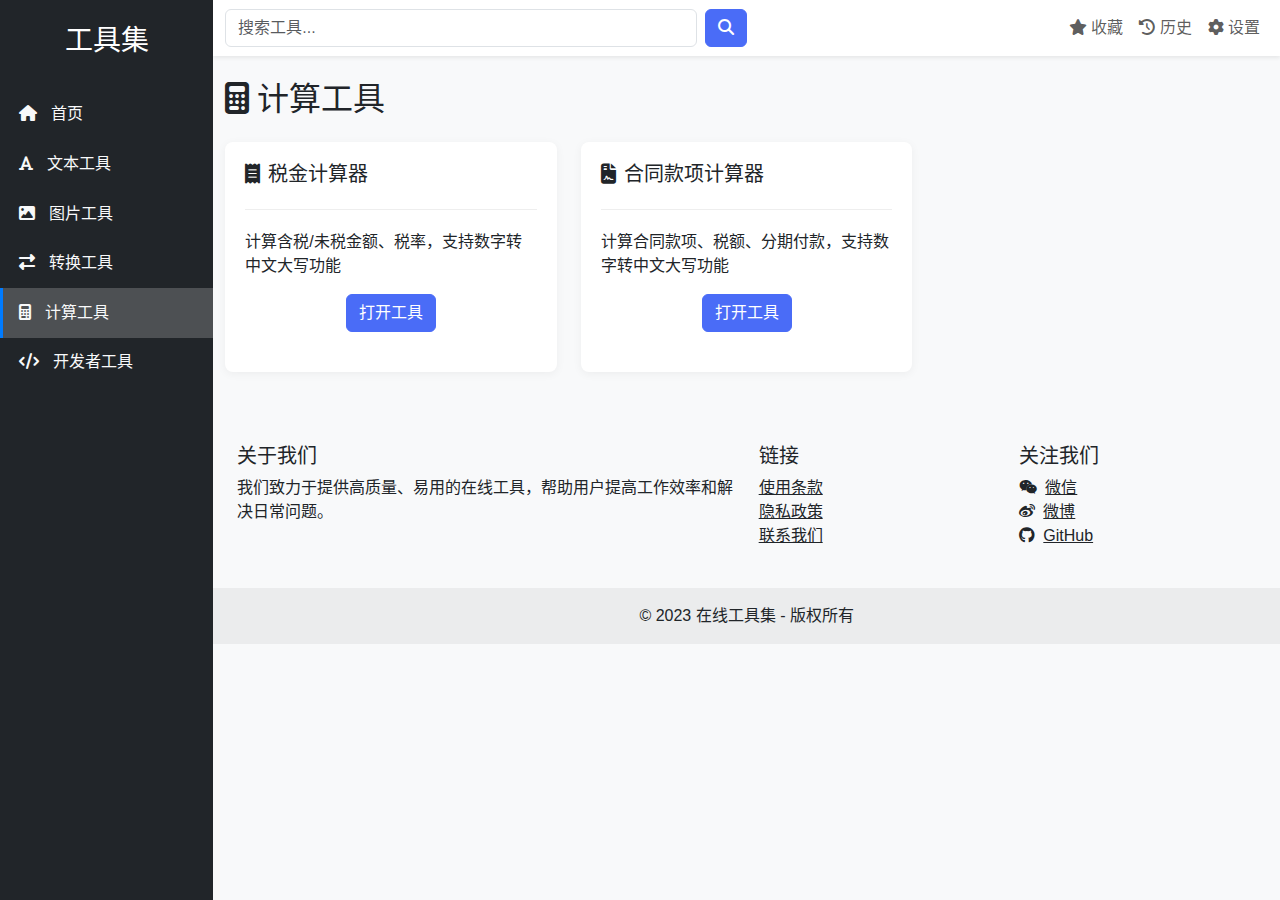
<file: pages/calculator-tools.html>
<!DOCTYPE html>
<html lang="zh-CN">
<head>
    <meta charset="UTF-8">
    <meta name="viewport" content="width=device-width, initial-scale=1.0">
    <title>计算工具 - 在线工具集</title>
    <!-- Bootstrap CSS -->
    <link href="https://cdn.jsdelivr.net/npm/bootstrap@5.3.0/dist/css/bootstrap.min.css" rel="stylesheet">
    <!-- Font Awesome -->
    <link rel="stylesheet" href="https://cdnjs.cloudflare.com/ajax/libs/font-awesome/6.4.0/css/all.min.css">
    <!-- 自定义样式 -->
    <link rel="stylesheet" href="../css/style.css">
</head>
<body>
    <div class="container-fluid">
        <div class="row">
            <!-- 左侧导航栏 -->
            <div class="col-md-2 bg-dark sidebar p-0">
                <div class="text-center py-4">
                    <h3 class="text-white">工具集</h3>
                </div>
                <div class="sidebar-menu">
                    <ul class="nav flex-column">
                        <li class="nav-item">
                            <a class="nav-link" href="../index.html">
                                <i class="fas fa-home"></i> 首页
                            </a>
                        </li>
                        <li class="nav-item">
                            <a class="nav-link" href="text-tools.html">
                                <i class="fas fa-font"></i> 文本工具
                            </a>
                        </li>
                        <li class="nav-item">
                            <a class="nav-link" href="image-tools.html">
                                <i class="fas fa-image"></i> 图片工具
                            </a>
                        </li>
                        <li class="nav-item">
                            <a class="nav-link" href="conversion-tools.html">
                                <i class="fas fa-exchange-alt"></i> 转换工具
                            </a>
                        </li>
                        <li class="nav-item">
                            <a class="nav-link active" href="calculator-tools.html">
                                <i class="fas fa-calculator"></i> 计算工具
                            </a>
                        </li>
                        <li class="nav-item">
                            <a class="nav-link" href="developer-tools.html">
                                <i class="fas fa-code"></i> 开发者工具
                            </a>
                        </li>
                    </ul>
                </div>
            </div>
            
            <!-- 主内容区 -->
            <div class="col-md-10 main-content">
                <!-- 顶部导航栏 -->
                <nav class="navbar navbar-expand-lg navbar-light bg-white shadow-sm">
                    <div class="container-fluid">
                        <button class="navbar-toggler" type="button" data-bs-toggle="collapse" data-bs-target="#navbarSupportedContent">
                            <span class="navbar-toggler-icon"></span>
                        </button>
                        
                        <!-- 搜索框 -->
                        <div class="search-container mx-auto">
                            <form class="d-flex">
                                <input class="form-control me-2" type="search" placeholder="搜索工具..." aria-label="Search">
                                <button class="btn btn-primary" type="submit">
                                    <i class="fas fa-search"></i>
                                </button>
                            </form>
                        </div>
                        
                        <div class="collapse navbar-collapse" id="navbarSupportedContent">
                            <ul class="navbar-nav ms-auto mb-2 mb-lg-0">
                                <li class="nav-item">
                                    <a class="nav-link" href="#"><i class="fas fa-star"></i> 收藏</a>
                                </li>
                                <li class="nav-item">
                                    <a class="nav-link" href="#"><i class="fas fa-history"></i> 历史</a>
                                </li>
                                <li class="nav-item">
                                    <a class="nav-link" href="#"><i class="fas fa-cog"></i> 设置</a>
                                </li>
                            </ul>
                        </div>
                    </div>
                </nav>
                
                <!-- 内容区域 -->
                <div class="container mt-4">
                    <h2 class="mb-4"><i class="fas fa-calculator me-2"></i>计算工具</h2>
                    
                    <!-- 计算工具列表 -->
                    <div class="row row-cols-1 row-cols-md-3 g-4">
                        <!-- 工具1：税金计算器 -->
                        <div class="col">
                            <div class="tool-container h-100">
                                <div class="tool-header">
                                    <h5><i class="fas fa-receipt me-2"></i>税金计算器</h5>
                                </div>
                                <p>计算含税/未税金额、税率，支持数字转中文大写功能</p>
                                <div class="text-center mt-3">
                                    <a href="tools/tax-calculator.html" class="btn btn-primary">
                                        打开工具
                                    </a>
                                </div>
                            </div>
                        </div>
                        
                        <!-- 工具2：合同款项计算器 -->
                        <div class="col">
                            <div class="tool-container h-100">
                                <div class="tool-header">
                                    <h5><i class="fas fa-file-contract me-2"></i>合同款项计算器</h5>
                                </div>
                                <p>计算合同款项、税额、分期付款，支持数字转中文大写功能</p>
                                <div class="text-center mt-3">
                                    <a href="tools/contract-calculator.html" class="btn btn-primary">
                                        打开工具
                                    </a>
                                </div>
                            </div>
                        </div>
                        
                        <!-- 这里可以添加更多计算工具 -->
                    </div>
                </div>
                
                <!-- 税金计算器模态框 -->
                <div class="modal fade" id="taxCalculatorModal" tabindex="-1" aria-labelledby="taxCalculatorModalLabel" aria-hidden="true">
                    <div class="modal-dialog modal-lg">
                        <div class="modal-content">
                            <div class="modal-header">
                                <h5 class="modal-title" id="taxCalculatorModalLabel"><i class="fas fa-receipt me-2"></i>税金计算器</h5>
                                <button type="button" class="btn-close" data-bs-dismiss="modal" aria-label="Close"></button>
                            </div>
                            <div class="modal-body">
                                <!-- 计算模式选择 -->
                                <div class="mb-4">
                                    <label class="form-label">计算模式</label>
                                    <div class="btn-group w-100" role="group">
                                        <input type="radio" class="btn-check" name="calculationType" id="calcType1" value="includeTax" checked>
                                        <label class="btn btn-outline-primary" for="calcType1">含税金额计算</label>
                                        
                                        <input type="radio" class="btn-check" name="calculationType" id="calcType2" value="excludeTax">
                                        <label class="btn btn-outline-primary" for="calcType2">未税金额计算</label>
                                        
                                        <input type="radio" class="btn-check" name="calculationType" id="calcType3" value="taxRate">
                                        <label class="btn btn-outline-primary" for="calcType3">税率计算</label>
                                    </div>
                                </div>
                                
                                <!-- 计算表单 -->
                                <div id="includeTaxForm">
                                    <div class="row mb-3">
                                        <div class="col-md-6">
                                            <label for="excludedAmount" class="form-label">未税金额</label>
                                            <div class="input-group">
                                                <input type="number" class="form-control" id="excludedAmount" step="0.01" min="0">
                                                <span class="input-group-text">元</span>
                                            </div>
                                        </div>
                                        <div class="col-md-6">
                                            <label for="taxRate1" class="form-label">税率</label>
                                            <div class="input-group">
                                                <input type="number" class="form-control" id="taxRate1" step="1" min="0" max="100" value="13">
                                                <span class="input-group-text">%</span>
                                            </div>
                                        </div>
                                    </div>
                                </div>
                                
                                <div id="excludeTaxForm" style="display: none;">
                                    <div class="row mb-3">
                                        <div class="col-md-6">
                                            <label for="includedAmount" class="form-label">含税金额</label>
                                            <div class="input-group">
                                                <input type="number" class="form-control" id="includedAmount" step="0.01" min="0">
                                                <span class="input-group-text">元</span>
                                            </div>
                                        </div>
                                        <div class="col-md-6">
                                            <label for="taxRate2" class="form-label">税率</label>
                                            <div class="input-group">
                                                <input type="number" class="form-control" id="taxRate2" step="1" min="0" max="100" value="13">
                                                <span class="input-group-text">%</span>
                                            </div>
                                        </div>
                                    </div>
                                </div>
                                
                                <div id="taxRateForm" style="display: none;">
                                    <div class="row mb-3">
                                        <div class="col-md-6">
                                            <label for="includedAmountForRate" class="form-label">含税金额</label>
                                            <div class="input-group">
                                                <input type="number" class="form-control" id="includedAmountForRate" step="0.01" min="0">
                                                <span class="input-group-text">元</span>
                                            </div>
                                        </div>
                                        <div class="col-md-6">
                                            <label for="excludedAmountForRate" class="form-label">未税金额</label>
                                            <div class="input-group">
                                                <input type="number" class="form-control" id="excludedAmountForRate" step="0.01" min="0">
                                                <span class="input-group-text">元</span>
                                            </div>
                                        </div>
                                    </div>
                                </div>
                                
                                <!-- 计算按钮 -->
                                <div class="d-grid gap-2 mb-4">
                                    <button class="btn btn-primary" id="calculateBtn">计算</button>
                                </div>
                                
                                <!-- 计算结果 -->
                                <div class="card mb-3" id="resultCard" style="display: none;">
                                    <div class="card-header bg-primary text-white">
                                        计算结果
                                    </div>
                                    <div class="card-body">
                                        <div class="row">
                                            <div class="col-md-6">
                                                <p><strong>未税金额：</strong> <span id="resultExcludedAmount">0.00</span> 元</p>
                                                <p><strong>税额：</strong> <span id="resultTaxAmount">0.00</span> 元</p>
                                                <p><strong>含税金额：</strong> <span id="resultIncludedAmount">0.00</span> 元</p>
                                                <p><strong>税率：</strong> <span id="resultTaxRate">0.00</span> %</p>
                                            </div>
                                            <div class="col-md-6">
                                                <p><strong>中文大写：</strong></p>
                                                <p>未税金额：<span id="resultExcludedAmountChinese">零元整</span></p>
                                                <p>税额：<span id="resultTaxAmountChinese">零元整</span></p>
                                                <p>含税金额：<span id="resultIncludedAmountChinese">零元整</span></p>
                                            </div>
                                        </div>
                                    </div>
                                </div>
                            </div>
                            <div class="modal-footer">
                                <button type="button" class="btn btn-secondary" data-bs-dismiss="modal">关闭</button>
                            </div>
                        </div>
                    </div>
                </div>
                
                <!-- 页脚 -->
                <footer class="bg-light text-center text-lg-start mt-5">
                    <div class="container p-4">
                        <div class="row">
                            <div class="col-lg-6 col-md-12 mb-4 mb-md-0">
                                <h5 class="text-uppercase">关于我们</h5>
                                <p>我们致力于提供高质量、易用的在线工具，帮助用户提高工作效率和解决日常问题。</p>
                            </div>
                            <div class="col-lg-3 col-md-6 mb-4 mb-md-0">
                                <h5 class="text-uppercase">链接</h5>
                                <ul class="list-unstyled mb-0">
                                    <li><a href="#" class="text-dark">使用条款</a></li>
                                    <li><a href="#" class="text-dark">隐私政策</a></li>
                                    <li><a href="#" class="text-dark">联系我们</a></li>
                                </ul>
                            </div>
                            <div class="col-lg-3 col-md-6 mb-4 mb-md-0">
                                <h5 class="text-uppercase">关注我们</h5>
                                <ul class="list-unstyled">
                                    <li><a href="#" class="text-dark"><i class="fab fa-weixin me-2"></i>微信</a></li>
                                    <li><a href="#" class="text-dark"><i class="fab fa-weibo me-2"></i>微博</a></li>
                                    <li><a href="#" class="text-dark"><i class="fab fa-github me-2"></i>GitHub</a></li>
                                </ul>
                            </div>
                        </div>
                    </div>
                    <div class="text-center p-3" style="background-color: rgba(0, 0, 0, 0.05);">
                        © 2023 在线工具集 - 版权所有
                    </div>
                </footer>
            </div>
        </div>
    </div>

    <!-- Bootstrap JS Bundle with Popper -->
    <script src="https://cdn.jsdelivr.net/npm/bootstrap@5.3.0/dist/js/bootstrap.bundle.min.js"></script>
    <!-- 自定义JS -->
    <script src="../js/main.js"></script>
    <!-- 税金计算器JS -->
    <script src="../js/tax-calculator.js"></script>
</body>
</html>
</file>
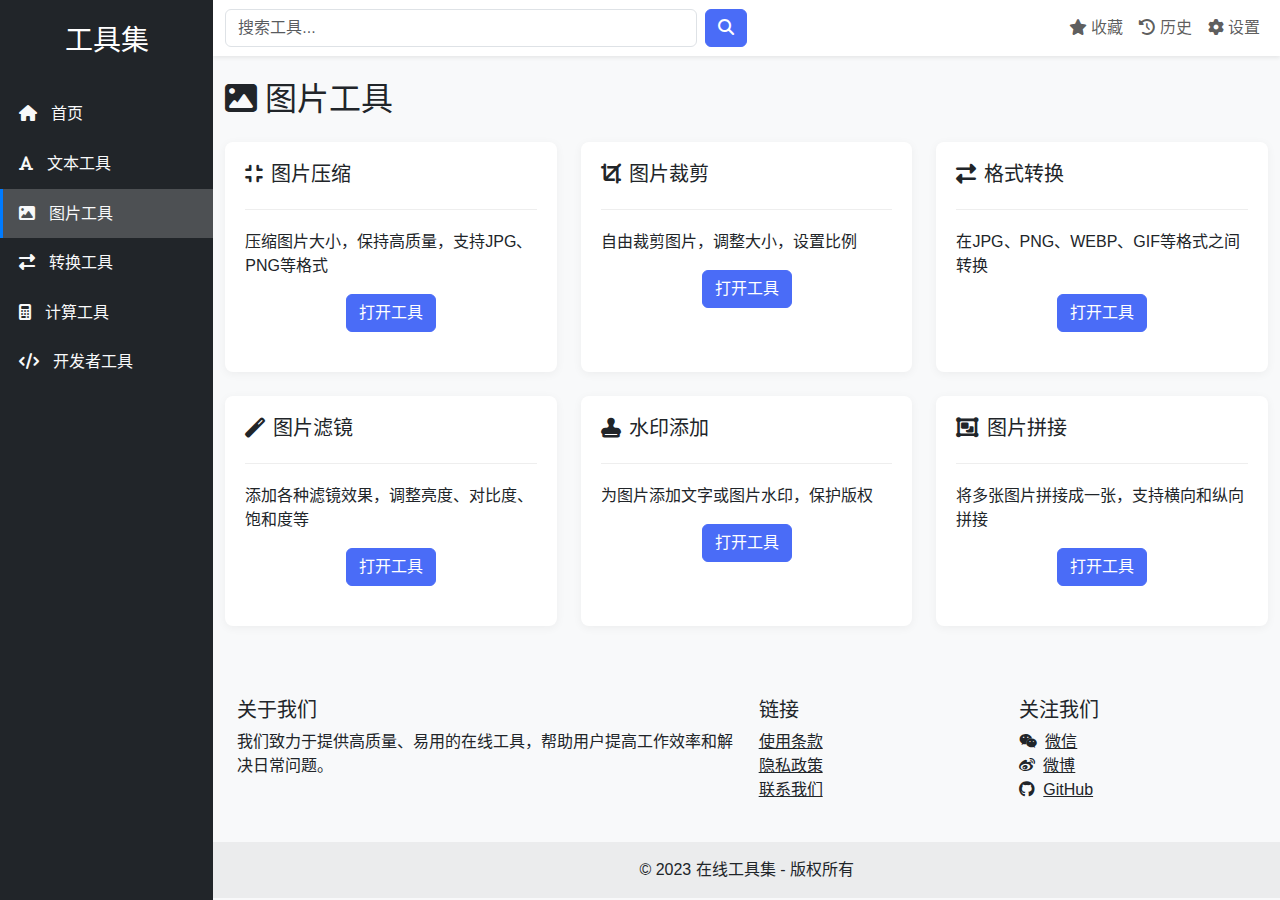
<file: pages/image-tools.html>
<!DOCTYPE html>
<html lang="zh-CN">
<head>
    <meta charset="UTF-8">
    <meta name="viewport" content="width=device-width, initial-scale=1.0">
    <title>图片工具 - 在线工具集</title>
    <!-- Bootstrap CSS -->
    <link href="https://cdn.jsdelivr.net/npm/bootstrap@5.3.0/dist/css/bootstrap.min.css" rel="stylesheet">
    <!-- Font Awesome -->
    <link rel="stylesheet" href="https://cdnjs.cloudflare.com/ajax/libs/font-awesome/6.4.0/css/all.min.css">
    <!-- 自定义样式 -->
    <link rel="stylesheet" href="../css/style.css">
</head>
<body>
    <div class="container-fluid">
        <div class="row">
            <!-- 左侧导航栏 -->
            <div class="col-md-2 bg-dark sidebar p-0">
                <div class="text-center py-4">
                    <h3 class="text-white">工具集</h3>
                </div>
                <div class="sidebar-menu">
                    <ul class="nav flex-column">
                        <li class="nav-item">
                            <a class="nav-link" href="../index.html">
                                <i class="fas fa-home"></i> 首页
                            </a>
                        </li>
                        <li class="nav-item">
                            <a class="nav-link" href="text-tools.html">
                                <i class="fas fa-font"></i> 文本工具
                            </a>
                        </li>
                        <li class="nav-item">
                            <a class="nav-link active" href="image-tools.html">
                                <i class="fas fa-image"></i> 图片工具
                            </a>
                        </li>
                        <li class="nav-item">
                            <a class="nav-link" href="conversion-tools.html">
                                <i class="fas fa-exchange-alt"></i> 转换工具
                            </a>
                        </li>
                        <li class="nav-item">
                            <a class="nav-link" href="calculator-tools.html">
                                <i class="fas fa-calculator"></i> 计算工具
                            </a>
                        </li>
                        <li class="nav-item">
                            <a class="nav-link" href="developer-tools.html">
                                <i class="fas fa-code"></i> 开发者工具
                            </a>
                        </li>
                    </ul>
                </div>
            </div>
            
            <!-- 主内容区 -->
            <div class="col-md-10 main-content">
                <!-- 顶部导航栏 -->
                <nav class="navbar navbar-expand-lg navbar-light bg-white shadow-sm">
                    <div class="container-fluid">
                        <button class="navbar-toggler" type="button" data-bs-toggle="collapse" data-bs-target="#navbarSupportedContent">
                            <span class="navbar-toggler-icon"></span>
                        </button>
                        
                        <!-- 搜索框 -->
                        <div class="search-container mx-auto">
                            <form class="d-flex">
                                <input class="form-control me-2" type="search" placeholder="搜索工具..." aria-label="Search">
                                <button class="btn btn-primary" type="submit">
                                    <i class="fas fa-search"></i>
                                </button>
                            </form>
                        </div>
                        
                        <div class="collapse navbar-collapse" id="navbarSupportedContent">
                            <ul class="navbar-nav ms-auto mb-2 mb-lg-0">
                                <li class="nav-item">
                                    <a class="nav-link" href="#"><i class="fas fa-star"></i> 收藏</a>
                                </li>
                                <li class="nav-item">
                                    <a class="nav-link" href="#"><i class="fas fa-history"></i> 历史</a>
                                </li>
                                <li class="nav-item">
                                    <a class="nav-link" href="#"><i class="fas fa-cog"></i> 设置</a>
                                </li>
                            </ul>
                        </div>
                    </div>
                </nav>
                
                <!-- 内容区域 -->
                <div class="container mt-4">
                    <h2 class="mb-4"><i class="fas fa-image me-2"></i>图片工具</h2>
                    
                    <!-- 图片工具列表 -->
                    <div class="row row-cols-1 row-cols-md-3 g-4">
                        <!-- 工具1：图片压缩 -->
                        <div class="col">
                            <div class="tool-container h-100">
                                <div class="tool-header">
                                    <h5><i class="fas fa-compress me-2"></i>图片压缩</h5>
                                </div>
                                <p>压缩图片大小，保持高质量，支持JPG、PNG等格式</p>
                                <div class="text-center mt-3">
                                    <a href="tools/image-compress.html" class="btn btn-primary">
                                        打开工具
                                    </a>
                                </div>
                            </div>
                        </div>
                        
                        <!-- 工具2：图片裁剪 -->
                        <div class="col">
                            <div class="tool-container h-100">
                                <div class="tool-header">
                                    <h5><i class="fas fa-crop me-2"></i>图片裁剪</h5>
                                </div>
                                <p>自由裁剪图片，调整大小，设置比例</p>
                                <div class="text-center mt-3">
                                    <a href="tools/image-crop.html" class="btn btn-primary">
                                        打开工具
                                    </a>
                                </div>
                            </div>
                        </div>
                        
                        <!-- 工具3：图片格式转换 -->
                        <div class="col">
                            <div class="tool-container h-100">
                                <div class="tool-header">
                                    <h5><i class="fas fa-exchange-alt me-2"></i>格式转换</h5>
                                </div>
                                <p>在JPG、PNG、WEBP、GIF等格式之间转换</p>
                                <div class="text-center mt-3">
                                    <a href="tools/image-convert.html" class="btn btn-primary">
                                        打开工具
                                    </a>
                                </div>
                            </div>
                        </div>
                        
                        <!-- 工具4：图片滤镜 -->
                        <div class="col">
                            <div class="tool-container h-100">
                                <div class="tool-header">
                                    <h5><i class="fas fa-magic me-2"></i>图片滤镜</h5>
                                </div>
                                <p>添加各种滤镜效果，调整亮度、对比度、饱和度等</p>
                                <div class="text-center mt-3">
                                    <a href="tools/image-filter.html" class="btn btn-primary">
                                        打开工具
                                    </a>
                                </div>
                            </div>
                        </div>
                        
                        <!-- 工具5：水印添加 -->
                        <div class="col">
                            <div class="tool-container h-100">
                                <div class="tool-header">
                                    <h5><i class="fas fa-stamp me-2"></i>水印添加</h5>
                                </div>
                                <p>为图片添加文字或图片水印，保护版权</p>
                                <div class="text-center mt-3">
                                    <a href="tools/image-watermark.html" class="btn btn-primary">
                                        打开工具
                                    </a>
                                </div>
                            </div>
                        </div>
                        
                        <!-- 工具6：图片拼接 -->
                        <div class="col">
                            <div class="tool-container h-100">
                                <div class="tool-header">
                                    <h5><i class="fas fa-object-group me-2"></i>图片拼接</h5>
                                </div>
                                <p>将多张图片拼接成一张，支持横向和纵向拼接</p>
                                <div class="text-center mt-3">
                                    <a href="tools/image-merge.html" class="btn btn-primary">
                                        打开工具
                                    </a>
                                </div>
                            </div>
                        </div>
                    </div>
                </div>
                
                <!-- 图片压缩模态框 -->
                <div class="modal fade" id="imageCompressModal" tabindex="-1" aria-labelledby="imageCompressModalLabel" aria-hidden="true">
                    <div class="modal-dialog modal-lg">
                        <div class="modal-content">
                            <div class="modal-header">
                                <h5 class="modal-title" id="imageCompressModalLabel">图片压缩</h5>
                                <button type="button" class="btn-close" data-bs-dismiss="modal" aria-label="Close"></button>
                            </div>
                            <div class="modal-body">
                                <div class="mb-3">
                                    <label for="imageUpload" class="form-label">选择图片</label>
                                    <input class="form-control" type="file" id="imageUpload" accept="image/*" multiple>
                                </div>
                                <div class="mb-3">
                                    <label for="compressionLevel" class="form-label">压缩级别: <span id="compressionValue">80%</span></label>
                                    <input type="range" class="form-range" min="0" max="100" value="80" id="compressionLevel">
                                </div>
                                <div class="mb-3">
                                    <div class="form-check">
                                        <input class="form-check-input" type="checkbox" value="" id="preserveExif" checked>
                                        <label class="form-check-label" for="preserveExif">
                                            保留EXIF信息
                                        </label>
                                    </div>
                                </div>
                                <div class="image-preview-container text-center">
                                    <p>预览区域</p>
                                    <div class="image-preview bg-light p-3 rounded" style="min-height: 200px;">
                                        <p class="text-muted">上传图片后在此处显示预览</p>
                                    </div>
                                </div>
                            </div>
                            <div class="modal-footer">
                                <button type="button" class="btn btn-secondary" data-bs-dismiss="modal">关闭</button>
                                <button type="button" class="btn btn-primary">压缩</button>
                                <button type="button" class="btn btn-success">下载</button>
                            </div>
                        </div>
                    </div>
                </div>
                
                <!-- 页脚 -->
                <footer class="bg-light text-center text-lg-start mt-5">
                    <div class="container p-4">
                        <div class="row">
                            <div class="col-lg-6 col-md-12 mb-4 mb-md-0">
                                <h5 class="text-uppercase">关于我们</h5>
                                <p>我们致力于提供高质量、易用的在线工具，帮助用户提高工作效率和解决日常问题。</p>
                            </div>
                            <div class="col-lg-3 col-md-6 mb-4 mb-md-0">
                                <h5 class="text-uppercase">链接</h5>
                                <ul class="list-unstyled mb-0">
                                    <li><a href="#" class="text-dark">使用条款</a></li>
                                    <li><a href="#" class="text-dark">隐私政策</a></li>
                                    <li><a href="#" class="text-dark">联系我们</a></li>
                                </ul>
                            </div>
                            <div class="col-lg-3 col-md-6 mb-4 mb-md-0">
                                <h5 class="text-uppercase">关注我们</h5>
                                <ul class="list-unstyled">
                                    <li><a href="#" class="text-dark"><i class="fab fa-weixin me-2"></i>微信</a></li>
                                    <li><a href="#" class="text-dark"><i class="fab fa-weibo me-2"></i>微博</a></li>
                                    <li><a href="#" class="text-dark"><i class="fab fa-github me-2"></i>GitHub</a></li>
                                </ul>
                            </div>
                        </div>
                    </div>
                    <div class="text-center p-3" style="background-color: rgba(0, 0, 0, 0.05);">
                        © 2023 在线工具集 - 版权所有
                    </div>
                </footer>
            </div>
        </div>
    </div>

    <!-- Bootstrap JS Bundle with Popper -->
    <script src="https://cdn.jsdelivr.net/npm/bootstrap@5.3.0/dist/js/bootstrap.bundle.min.js"></script>
    <!-- 自定义JS -->
    <script src="../js/main.js"></script>
</body>
</html>
</file>
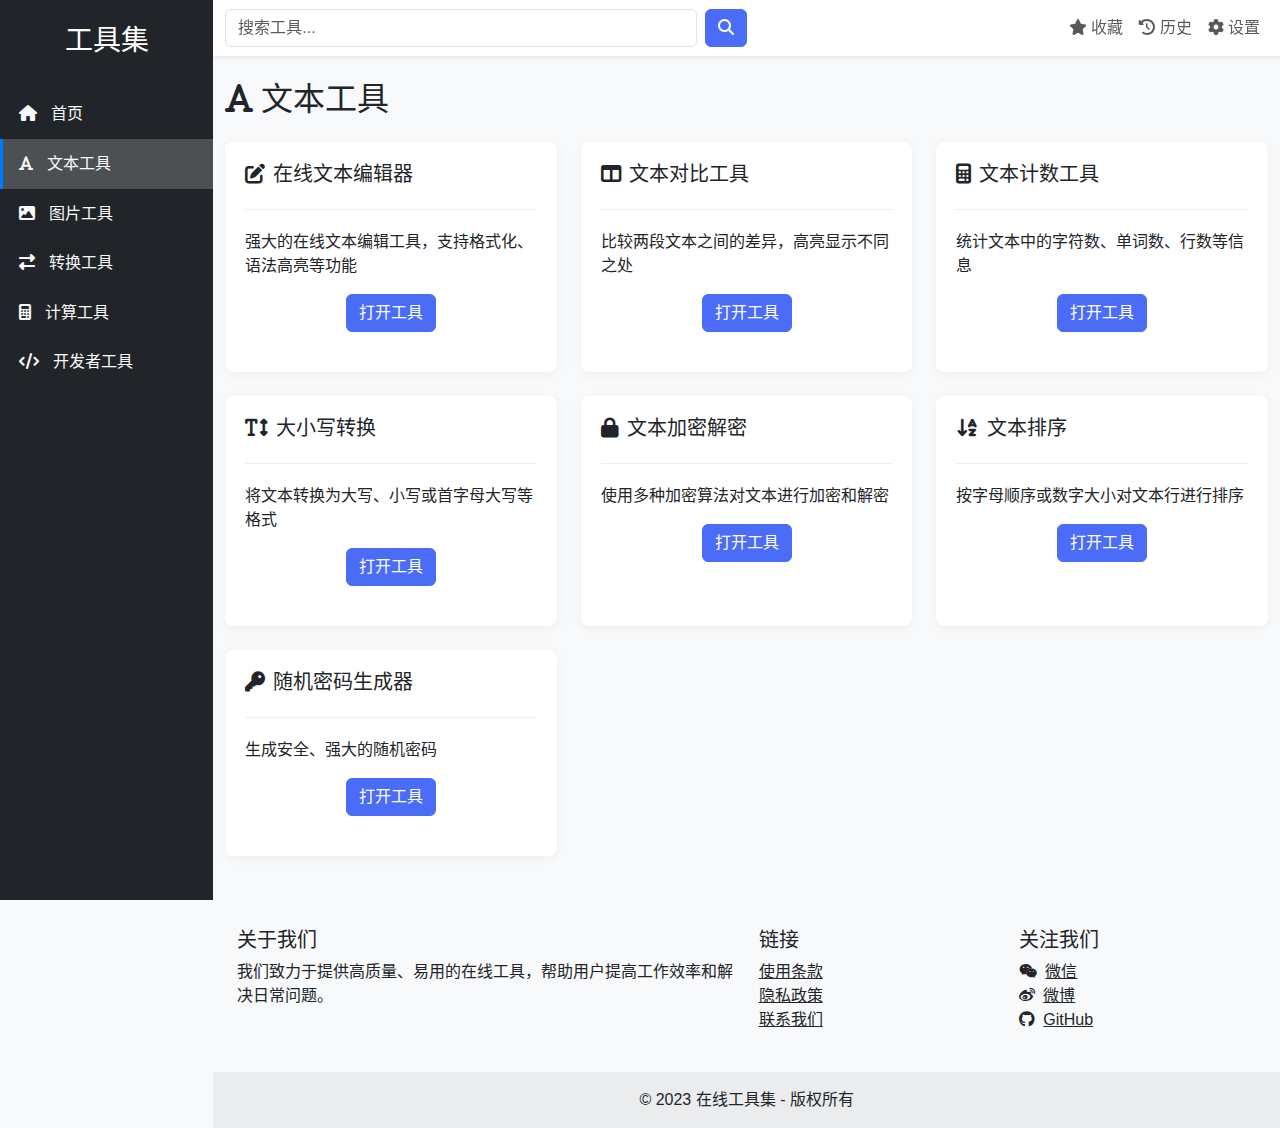
<file: pages/text-tools.html>
<!DOCTYPE html>
<html lang="zh-CN">
<head>
    <meta charset="UTF-8">
    <meta name="viewport" content="width=device-width, initial-scale=1.0">
    <title>文本工具 - 在线工具集</title>
    <!-- Bootstrap CSS -->
    <link href="https://cdn.jsdelivr.net/npm/bootstrap@5.3.0/dist/css/bootstrap.min.css" rel="stylesheet">
    <!-- Font Awesome -->
    <link rel="stylesheet" href="https://cdnjs.cloudflare.com/ajax/libs/font-awesome/6.4.0/css/all.min.css">
    <!-- 自定义样式 -->
    <link rel="stylesheet" href="../css/style.css">
</head>
<body>
    <div class="container-fluid">
        <div class="row">
            <!-- 左侧导航栏 -->
            <div class="col-md-2 bg-dark sidebar p-0">
                <div class="text-center py-4">
                    <h3 class="text-white">工具集</h3>
                </div>
                <div class="sidebar-menu">
                    <ul class="nav flex-column">
                        <li class="nav-item">
                            <a class="nav-link" href="../index.html">
                                <i class="fas fa-home"></i> 首页
                            </a>
                        </li>
                        <li class="nav-item">
                            <a class="nav-link active" href="text-tools.html">
                                <i class="fas fa-font"></i> 文本工具
                            </a>
                        </li>
                        <li class="nav-item">
                            <a class="nav-link" href="image-tools.html">
                                <i class="fas fa-image"></i> 图片工具
                            </a>
                        </li>
                        <li class="nav-item">
                            <a class="nav-link" href="conversion-tools.html">
                                <i class="fas fa-exchange-alt"></i> 转换工具
                            </a>
                        </li>
                        <li class="nav-item">
                            <a class="nav-link" href="calculator-tools.html">
                                <i class="fas fa-calculator"></i> 计算工具
                            </a>
                        </li>
                        <li class="nav-item">
                            <a class="nav-link" href="developer-tools.html">
                                <i class="fas fa-code"></i> 开发者工具
                            </a>
                        </li>
                    </ul>
                </div>
            </div>
            
            <!-- 主内容区 -->
            <div class="col-md-10 main-content">
                <!-- 顶部导航栏 -->
                <nav class="navbar navbar-expand-lg navbar-light bg-white shadow-sm">
                    <div class="container-fluid">
                        <button class="navbar-toggler" type="button" data-bs-toggle="collapse" data-bs-target="#navbarSupportedContent">
                            <span class="navbar-toggler-icon"></span>
                        </button>
                        
                        <!-- 搜索框 -->
                        <div class="search-container mx-auto">
                            <form class="d-flex">
                                <input class="form-control me-2" type="search" placeholder="搜索工具..." aria-label="Search">
                                <button class="btn btn-primary" type="submit">
                                    <i class="fas fa-search"></i>
                                </button>
                            </form>
                        </div>
                        
                        <div class="collapse navbar-collapse" id="navbarSupportedContent">
                            <ul class="navbar-nav ms-auto mb-2 mb-lg-0">
                                <li class="nav-item">
                                    <a class="nav-link" href="#"><i class="fas fa-star"></i> 收藏</a>
                                </li>
                                <li class="nav-item">
                                    <a class="nav-link" href="#"><i class="fas fa-history"></i> 历史</a>
                                </li>
                                <li class="nav-item">
                                    <a class="nav-link" href="#"><i class="fas fa-cog"></i> 设置</a>
                                </li>
                            </ul>
                        </div>
                    </div>
                </nav>
                
                <!-- 内容区域 -->
                <div class="container mt-4">
                    <h2 class="mb-4"><i class="fas fa-font me-2"></i>文本工具</h2>
                    
                    <!-- 文本工具列表 -->
                    <div class="row row-cols-1 row-cols-md-3 g-4">
                        <!-- 工具1：文本编辑器 -->
                        <div class="col">
                            <div class="tool-container h-100">
                                <div class="tool-header">
                                    <h5><i class="fas fa-edit me-2"></i>在线文本编辑器</h5>
                                </div>
                                <p>强大的在线文本编辑工具，支持格式化、语法高亮等功能</p>
                                <div class="text-center mt-3">
                                    <a href="tools/text-editor.html" class="btn btn-primary">
                                        打开工具
                                    </a>
                                </div>
                            </div>
                        </div>
                        
                        <!-- 工具2：文本对比 -->
                        <div class="col">
                            <div class="tool-container h-100">
                                <div class="tool-header">
                                    <h5><i class="fas fa-columns me-2"></i>文本对比工具</h5>
                                </div>
                                <p>比较两段文本之间的差异，高亮显示不同之处</p>
                                <div class="text-center mt-3">
                                    <a href="tools/text-compare.html" class="btn btn-primary">
                                        打开工具
                                    </a>
                                </div>
                            </div>
                        </div>
                        
                        <!-- 工具3：文本计数 -->
                        <div class="col">
                            <div class="tool-container h-100">
                                <div class="tool-header">
                                    <h5><i class="fas fa-calculator me-2"></i>文本计数工具</h5>
                                </div>
                                <p>统计文本中的字符数、单词数、行数等信息</p>
                                <div class="text-center mt-3">
                                    <a href="tools/text-count.html" class="btn btn-primary">
                                        打开工具
                                    </a>
                                </div>
                            </div>
                        </div>
                        
                        <!-- 工具4：大小写转换 -->
                        <div class="col">
                            <div class="tool-container h-100">
                                <div class="tool-header">
                                    <h5><i class="fas fa-text-height me-2"></i>大小写转换</h5>
                                </div>
                                <p>将文本转换为大写、小写或首字母大写等格式</p>
                                <div class="text-center mt-3">
                                    <a href="tools/text-case.html" class="btn btn-primary">
                                        打开工具
                                    </a>
                                </div>
                            </div>
                        </div>
                        
                        <!-- 工具5：文本加密解密 -->
                        <div class="col">
                            <div class="tool-container h-100">
                                <div class="tool-header">
                                    <h5><i class="fas fa-lock me-2"></i>文本加密解密</h5>
                                </div>
                                <p>使用多种加密算法对文本进行加密和解密</p>
                                <div class="text-center mt-3">
                                    <a href="tools/text-encrypt.html" class="btn btn-primary">
                                        打开工具
                                    </a>
                                </div>
                            </div>
                        </div>
                        
                        <!-- 工具6：文本排序 -->
                        <div class="col">
                            <div class="tool-container h-100">
                                <div class="tool-header">
                                    <h5><i class="fas fa-sort-alpha-down me-2"></i>文本排序</h5>
                                </div>
                                <p>按字母顺序或数字大小对文本行进行排序</p>
                                <div class="text-center mt-3">
                                    <a href="tools/text-sort.html" class="btn btn-primary">
                                        打开工具
                                    </a>
                                </div>
                            </div>
                        </div>
                        
                        <!-- 工具7：随机密码生成器 -->
                        <div class="col">
                            <div class="tool-container h-100">
                                <div class="tool-header">
                                    <h5><i class="fas fa-key me-2"></i>随机密码生成器</h5>
                                </div>
                                <p>生成安全、强大的随机密码</p>
                                <div class="text-center mt-3">
                                    <a href="tools/password-generator.html" class="btn btn-primary">
                                        打开工具
                                    </a>
                                </div>
                            </div>
                        </div>
                    </div>
                </div>
                
                <!-- 文本编辑器模态框 -->
                <div class="modal fade" id="textEditorModal" tabindex="-1" aria-labelledby="textEditorModalLabel" aria-hidden="true">
                    <div class="modal-dialog modal-xl">
                        <div class="modal-content">
                            <div class="modal-header">
                                <h5 class="modal-title" id="textEditorModalLabel">在线文本编辑器</h5>
                                <button type="button" class="btn-close" data-bs-dismiss="modal" aria-label="Close"></button>
                            </div>
                            <div class="modal-body">
                                <div class="mb-3">
                                    <div class="btn-toolbar mb-2" role="toolbar">
                                        <div class="btn-group me-2" role="group">
                                            <button type="button" class="btn btn-outline-secondary"><i class="fas fa-bold"></i></button>
                                            <button type="button" class="btn btn-outline-secondary"><i class="fas fa-italic"></i></button>
                                            <button type="button" class="btn btn-outline-secondary"><i class="fas fa-underline"></i></button>
                                        </div>
                                        <div class="btn-group me-2" role="group">
                                            <button type="button" class="btn btn-outline-secondary"><i class="fas fa-align-left"></i></button>
                                            <button type="button" class="btn btn-outline-secondary"><i class="fas fa-align-center"></i></button>
                                            <button type="button" class="btn btn-outline-secondary"><i class="fas fa-align-right"></i></button>
                                        </div>
                                        <div class="btn-group" role="group">
                                            <button type="button" class="btn btn-outline-secondary"><i class="fas fa-list-ul"></i></button>
                                            <button type="button" class="btn btn-outline-secondary"><i class="fas fa-list-ol"></i></button>
                                        </div>
                                    </div>
                                    <textarea class="form-control" id="textEditor" rows="15" style="font-family: monospace;"></textarea>
                                </div>
                            </div>
                            <div class="modal-footer">
                                <button type="button" class="btn btn-secondary" data-bs-dismiss="modal">关闭</button>
                                <button type="button" class="btn btn-primary">保存</button>
                                <button type="button" class="btn btn-success">下载</button>
                            </div>
                        </div>
                    </div>
                </div>
                
                <!-- 页脚 -->
                <footer class="bg-light text-center text-lg-start mt-5">
                    <div class="container p-4">
                        <div class="row">
                            <div class="col-lg-6 col-md-12 mb-4 mb-md-0">
                                <h5 class="text-uppercase">关于我们</h5>
                                <p>我们致力于提供高质量、易用的在线工具，帮助用户提高工作效率和解决日常问题。</p>
                            </div>
                            <div class="col-lg-3 col-md-6 mb-4 mb-md-0">
                                <h5 class="text-uppercase">链接</h5>
                                <ul class="list-unstyled mb-0">
                                    <li><a href="#" class="text-dark">使用条款</a></li>
                                    <li><a href="#" class="text-dark">隐私政策</a></li>
                                    <li><a href="#" class="text-dark">联系我们</a></li>
                                </ul>
                            </div>
                            <div class="col-lg-3 col-md-6 mb-4 mb-md-0">
                                <h5 class="text-uppercase">关注我们</h5>
                                <ul class="list-unstyled">
                                    <li><a href="#" class="text-dark"><i class="fab fa-weixin me-2"></i>微信</a></li>
                                    <li><a href="#" class="text-dark"><i class="fab fa-weibo me-2"></i>微博</a></li>
                                    <li><a href="#" class="text-dark"><i class="fab fa-github me-2"></i>GitHub</a></li>
                                </ul>
                            </div>
                        </div>
                    </div>
                    <div class="text-center p-3" style="background-color: rgba(0, 0, 0, 0.05);">
                        © 2023 在线工具集 - 版权所有
                    </div>
                </footer>
            </div>
        </div>
    </div>

    <!-- Bootstrap JS Bundle with Popper -->
    <script src="https://cdn.jsdelivr.net/npm/bootstrap@5.3.0/dist/js/bootstrap.bundle.min.js"></script>
    <!-- 自定义JS -->
    <script src="../js/main.js"></script>
</body>
</html>
</file>
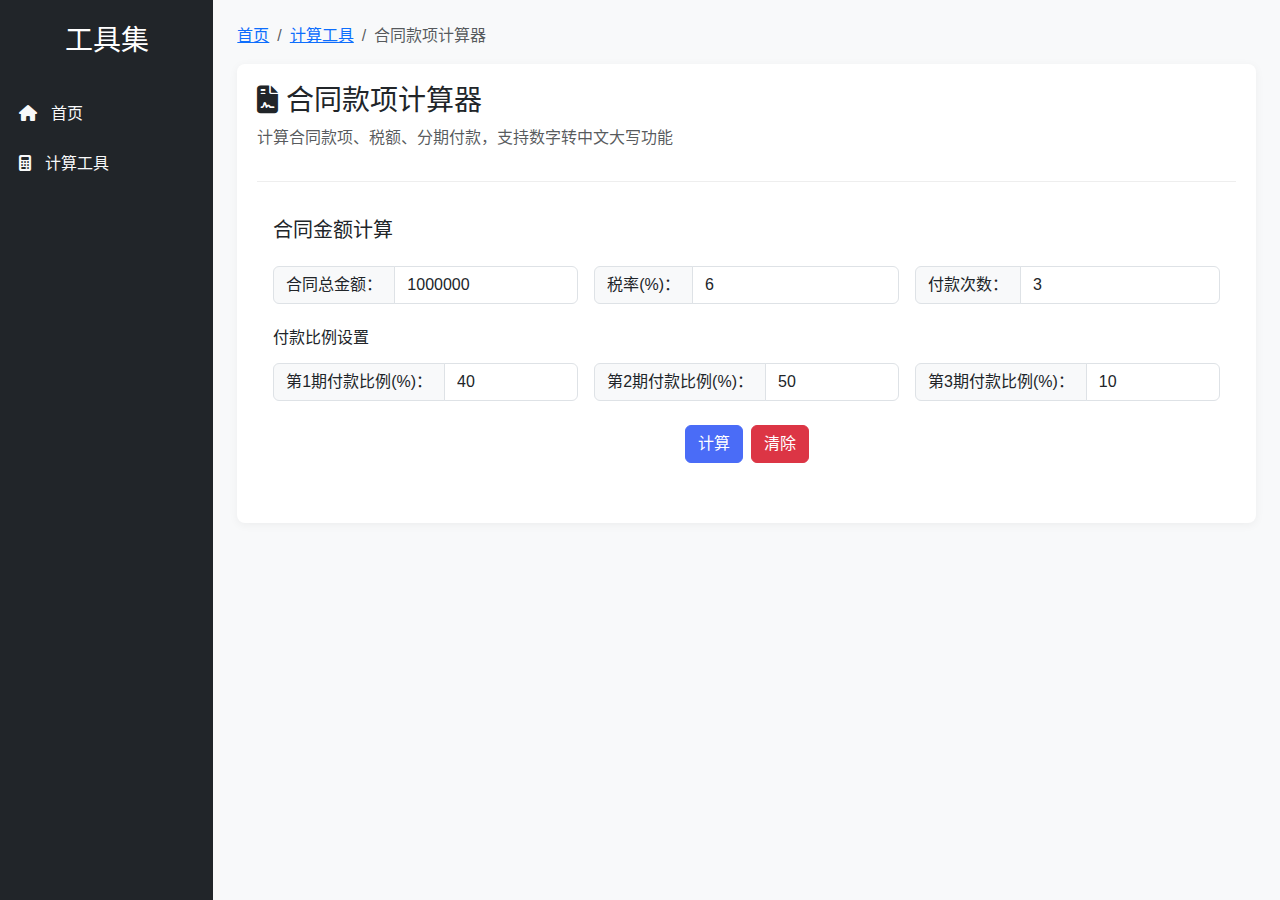
<file: pages/tools/contract-calculator.html>
<!DOCTYPE html>
<html lang="zh-CN">
<head>
    <meta charset="UTF-8">
    <meta name="viewport" content="width=device-width, initial-scale=1.0">
    <title>合同款项计算器 - 在线工具集</title>
    <!-- Bootstrap CSS -->
    <link href="https://cdn.jsdelivr.net/npm/bootstrap@5.3.0/dist/css/bootstrap.min.css" rel="stylesheet">
    <!-- Font Awesome -->
    <link rel="stylesheet" href="https://cdnjs.cloudflare.com/ajax/libs/font-awesome/6.4.0/css/all.min.css">
    <!-- 自定义样式 -->
    <link rel="stylesheet" href="../../css/style.css">
</head>
<body>
    <div class="container-fluid">
        <div class="row">
            <!-- 左侧导航栏 -->
            <div class="col-md-2 bg-dark sidebar p-0">
                <div class="text-center py-4">
                    <h3 class="text-white">工具集</h3>
                </div>
                <div class="sidebar-menu">
                    <ul class="nav flex-column">
                        <li class="nav-item">
                            <a class="nav-link" href="../../index.html">
                                <i class="fas fa-home"></i> 首页
                            </a>
                        </li>
                        <li class="nav-item">
                            <a class="nav-link" href="../calculator-tools.html">
                                <i class="fas fa-calculator"></i> 计算工具
                            </a>
                        </li>
                    </ul>
                </div>
            </div>
            
            <!-- 主内容区 -->
            <div class="col-md-10 main-content p-4">
                <nav aria-label="breadcrumb">
                    <ol class="breadcrumb">
                        <li class="breadcrumb-item"><a href="../../index.html">首页</a></li>
                        <li class="breadcrumb-item"><a href="../calculator-tools.html">计算工具</a></li>
                        <li class="breadcrumb-item active" aria-current="page">合同款项计算器</li>
                    </ol>
                </nav>
                
                <div class="tool-container fade-in">
                    <div class="tool-header">
                        <h3><i class="fas fa-file-contract me-2"></i>合同款项计算器</h3>
                        <p class="text-muted">计算合同款项、税额、分期付款，支持数字转中文大写功能</p>
                    </div>
                    
                    <div class="row">
                        <div class="col-12">
                            <div class="card mb-4">
                                <div class="card-body">
                                    <h5 class="card-title mb-4">合同金额计算</h5>
                                    
                                    <div class="row g-3 align-items-center mb-4">
                                        <div class="col-md-4">
                                            <div class="input-group">
                                                <span class="input-group-text">合同总金额：</span>
                                                <input type="number" class="form-control" id="contractAmount" value="1000000">
                                            </div>
                                        </div>
                                        <div class="col-md-4">
                                            <div class="input-group">
                                                <span class="input-group-text">税率(%)：</span>
                                                <input type="number" class="form-control" id="taxRate" value="6">
                                            </div>
                                        </div>
                                        <div class="col-md-4">
                                            <div class="input-group">
                                                <span class="input-group-text">付款次数：</span>
                                                <input type="number" class="form-control" id="paymentTimes" value="3" min="1" max="10">
                                            </div>
                                        </div>
                                    </div>
                                    
                                    <div id="paymentRatioContainer">
                                        <h6 class="mb-3">付款比例设置</h6>
                                        <div class="row g-3 mb-3" id="paymentRatios">
                                            <div class="col-md-4">
                                                <div class="input-group">
                                                    <span class="input-group-text">第1期付款比例(%)：</span>
                                                    <input type="number" class="form-control payment-ratio" value="40">
                                                </div>
                                            </div>
                                            <div class="col-md-4">
                                                <div class="input-group">
                                                    <span class="input-group-text">第2期付款比例(%)：</span>
                                                    <input type="number" class="form-control payment-ratio" value="50">
                                                </div>
                                            </div>
                                            <div class="col-md-4">
                                                <div class="input-group">
                                                    <span class="input-group-text">第3期付款比例(%)：</span>
                                                    <input type="number" class="form-control payment-ratio" value="10">
                                                </div>
                                            </div>
                                        </div>
                                    </div>
                                    
                                    <div class="d-flex justify-content-center mt-4">
                                        <button class="btn btn-primary me-2" id="calculateBtn">计算</button>
                                        <button class="btn btn-danger" id="resetBtn">清除</button>
                                    </div>
                                </div>
                            </div>
                            
                            <div class="card" id="resultCard" style="display: none;">
                                <div class="card-body">
                                    <h5 class="card-title mb-4">计算结果</h5>
                                    
                                    <div class="table-responsive">
                                        <table class="table table-bordered table-hover">
                                            <thead class="table-light">
                                                <tr>
                                                    <th>付款阶段</th>
                                                    <th>比例</th>
                                                    <th>金额</th>
                                                    <th>税额</th>
                                                    <th>未税金额</th>
                                                    <th>大写</th>
                                                </tr>
                                            </thead>
                                            <tbody id="resultTableBody">
                                                <!-- 结果将通过JavaScript动态生成 -->
                                            </tbody>
                                        </table>
                                    </div>
                                    
                                    <div class="d-flex justify-content-end mt-3">
                                        <button class="btn btn-outline-primary me-2" id="copyTableBtn">复制表格</button>
                                        <button class="btn btn-outline-primary" id="exportExcelBtn">导出表格</button>
                                    </div>
                                </div>
                            </div>
                        </div>
                    </div>
                </div>
            </div>
        </div>
    </div>
    
    <!-- Bootstrap JS -->
    <script src="https://cdn.jsdelivr.net/npm/bootstrap@5.3.0/dist/js/bootstrap.bundle.min.js"></script>
    <!-- jQuery -->
    <script src="https://code.jquery.com/jquery-3.6.0.min.js"></script>
    <!-- 自定义脚本 -->
    <script src="../../js/contract-calculator.js"></script>
</body>
</html>
</file>
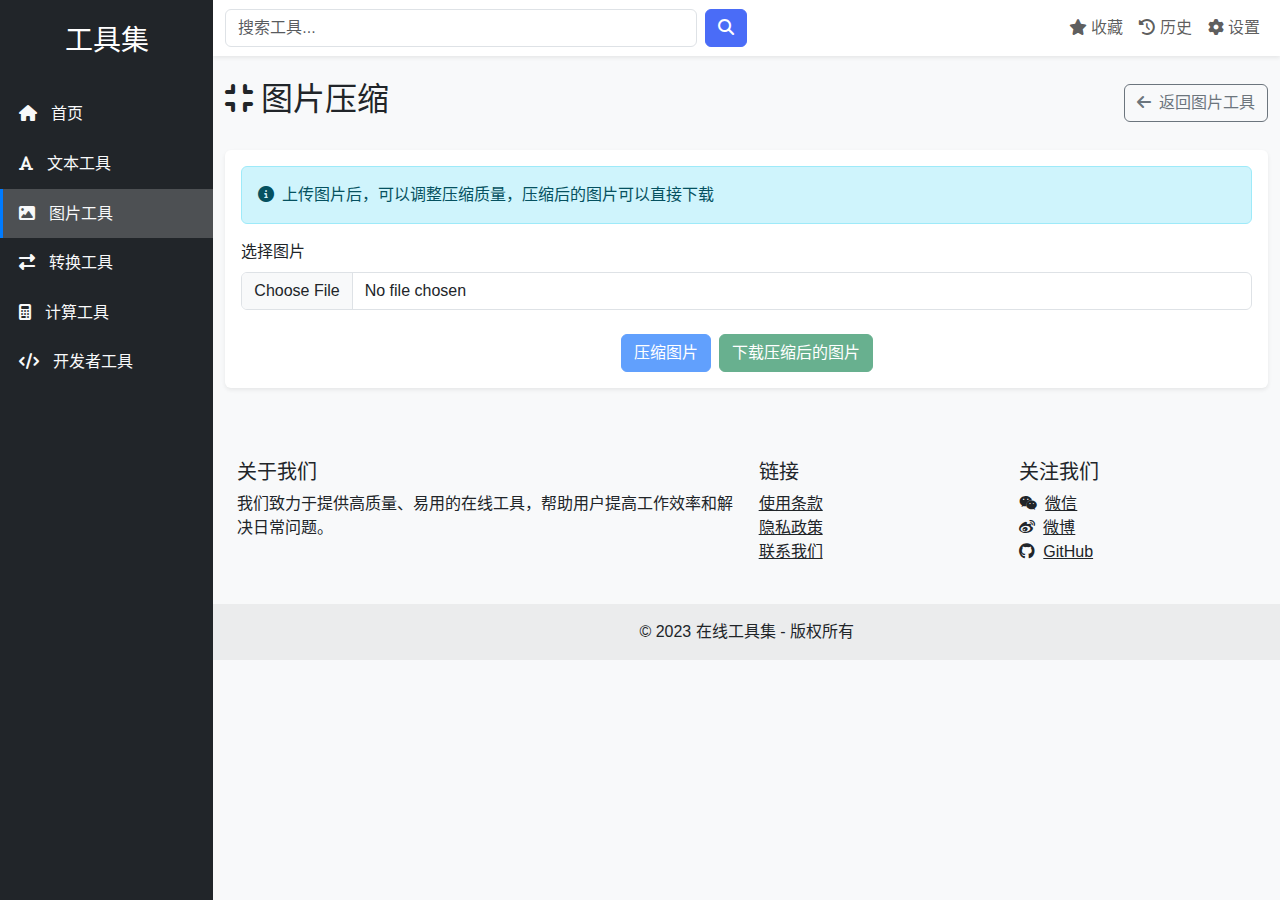
<file: pages/tools/image-compress.html>
<!DOCTYPE html>
<html lang="zh-CN">
<head>
    <meta charset="UTF-8">
    <meta name="viewport" content="width=device-width, initial-scale=1.0">
    <title>图片压缩 - 在线工具集</title>
    <!-- Bootstrap CSS -->
    <link href="https://cdn.jsdelivr.net/npm/bootstrap@5.3.0/dist/css/bootstrap.min.css" rel="stylesheet">
    <!-- Font Awesome -->
    <link rel="stylesheet" href="https://cdnjs.cloudflare.com/ajax/libs/font-awesome/6.4.0/css/all.min.css">
    <!-- 自定义样式 -->
    <link rel="stylesheet" href="../../css/style.css">
</head>
<body>
    <div class="container-fluid">
        <div class="row">
            <!-- 左侧导航栏 -->
            <div class="col-md-2 bg-dark sidebar p-0">
                <div class="text-center py-4">
                    <h3 class="text-white">工具集</h3>
                </div>
                <div class="sidebar-menu">
                    <ul class="nav flex-column">
                        <li class="nav-item">
                            <a class="nav-link" href="../../index.html">
                                <i class="fas fa-home"></i> 首页
                            </a>
                        </li>
                        <li class="nav-item">
                            <a class="nav-link" href="../text-tools.html">
                                <i class="fas fa-font"></i> 文本工具
                            </a>
                        </li>
                        <li class="nav-item">
                            <a class="nav-link active" href="../image-tools.html">
                                <i class="fas fa-image"></i> 图片工具
                            </a>
                        </li>
                        <li class="nav-item">
                            <a class="nav-link" href="../conversion-tools.html">
                                <i class="fas fa-exchange-alt"></i> 转换工具
                            </a>
                        </li>
                        <li class="nav-item">
                            <a class="nav-link" href="../calculator-tools.html">
                                <i class="fas fa-calculator"></i> 计算工具
                            </a>
                        </li>
                        <li class="nav-item">
                            <a class="nav-link" href="../developer-tools.html">
                                <i class="fas fa-code"></i> 开发者工具
                            </a>
                        </li>
                    </ul>
                </div>
            </div>
            
            <!-- 主内容区 -->
            <div class="col-md-10 main-content">
                <!-- 顶部导航栏 -->
                <nav class="navbar navbar-expand-lg navbar-light bg-white shadow-sm">
                    <div class="container-fluid">
                        <button class="navbar-toggler" type="button" data-bs-toggle="collapse" data-bs-target="#navbarSupportedContent">
                            <span class="navbar-toggler-icon"></span>
                        </button>
                        
                        <!-- 搜索框 -->
                        <div class="search-container mx-auto">
                            <form class="d-flex">
                                <input class="form-control me-2" type="search" placeholder="搜索工具..." aria-label="Search">
                                <button class="btn btn-primary" type="submit">
                                    <i class="fas fa-search"></i>
                                </button>
                            </form>
                        </div>
                        
                        <div class="collapse navbar-collapse" id="navbarSupportedContent">
                            <ul class="navbar-nav ms-auto mb-2 mb-lg-0">
                                <li class="nav-item">
                                    <a class="nav-link" href="#"><i class="fas fa-star"></i> 收藏</a>
                                </li>
                                <li class="nav-item">
                                    <a class="nav-link" href="#"><i class="fas fa-history"></i> 历史</a>
                                </li>
                                <li class="nav-item">
                                    <a class="nav-link" href="#"><i class="fas fa-cog"></i> 设置</a>
                                </li>
                            </ul>
                        </div>
                    </div>
                </nav>
                
                <!-- 内容区域 -->
                <div class="container mt-4">
                    <div class="d-flex justify-content-between align-items-center mb-4">
                        <h2><i class="fas fa-compress me-2"></i>图片压缩</h2>
                        <a href="../image-tools.html" class="btn btn-outline-secondary">
                            <i class="fas fa-arrow-left me-1"></i> 返回图片工具
                        </a>
                    </div>
                    
                    <div class="card shadow-sm">
                        <div class="card-body">
                            <div class="mb-4">
                                <div class="alert alert-info">
                                    <i class="fas fa-info-circle me-2"></i>上传图片后，可以调整压缩质量，压缩后的图片可以直接下载
                                </div>
                                
                                <div class="mb-3">
                                    <label for="imageUpload" class="form-label">选择图片</label>
                                    <input class="form-control" type="file" id="imageUpload" accept="image/*">
                                </div>
                                
                                <div class="mb-3" id="compressionOptions" style="display: none;">
                                    <label for="qualityRange" class="form-label">压缩质量: <span id="qualityValue">80%</span></label>
                                    <input type="range" class="form-range" min="1" max="100" value="80" id="qualityRange">
                                    
                                    <div class="form-check mb-2">
                                        <input class="form-check-input" type="checkbox" id="resizeImage">
                                        <label class="form-check-label" for="resizeImage">
                                            调整图片尺寸
                                        </label>
                                    </div>
                                    
                                    <div id="resizeOptions" style="display: none;">
                                        <div class="row g-3 mb-3">
                                            <div class="col-md-6">
                                                <label for="imageWidth" class="form-label">宽度 (像素)</label>
                                                <input type="number" class="form-control" id="imageWidth" placeholder="宽度">
                                            </div>
                                            <div class="col-md-6">
                                                <label for="imageHeight" class="form-label">高度 (像素)</label>
                                                <input type="number" class="form-control" id="imageHeight" placeholder="高度">
                                            </div>
                                        </div>
                                        <div class="form-check">
                                            <input class="form-check-input" type="checkbox" id="maintainAspectRatio" checked>
                                            <label class="form-check-label" for="maintainAspectRatio">
                                                保持宽高比
                                            </label>
                                        </div>
                                    </div>
                                </div>
                            </div>
                            
                            <div class="row" id="previewContainer" style="display: none;">
                                <div class="col-md-6">
                                    <h5>原图</h5>
                                    <div class="border p-2 mb-2 text-center">
                                        <img id="originalImage" class="img-fluid" alt="原图预览">
                                    </div>
                                    <p>大小: <span id="originalSize">0 KB</span></p>
                                </div>
                                <div class="col-md-6">
                                    <h5>压缩后</h5>
                                    <div class="border p-2 mb-2 text-center">
                                        <img id="compressedImage" class="img-fluid" alt="压缩后预览">
                                    </div>
                                    <p>大小: <span id="compressedSize">0 KB</span></p>
                                </div>
                            </div>
                            
                            <div class="d-flex justify-content-center mt-3">
                                <button type="button" class="btn btn-primary me-2" id="compressBtn" disabled>压缩图片</button>
                                <button type="button" class="btn btn-success" id="downloadBtn" disabled>下载压缩后的图片</button>
                            </div>
                        </div>
                    </div>
                </div>
                
                <!-- 页脚 -->
                <footer class="bg-light text-center text-lg-start mt-5">
                    <div class="container p-4">
                        <div class="row">
                            <div class="col-lg-6 col-md-12 mb-4 mb-md-0">
                                <h5 class="text-uppercase">关于我们</h5>
                                <p>我们致力于提供高质量、易用的在线工具，帮助用户提高工作效率和解决日常问题。</p>
                            </div>
                            <div class="col-lg-3 col-md-6 mb-4 mb-md-0">
                                <h5 class="text-uppercase">链接</h5>
                                <ul class="list-unstyled mb-0">
                                    <li><a href="#" class="text-dark">使用条款</a></li>
                                    <li><a href="#" class="text-dark">隐私政策</a></li>
                                    <li><a href="#" class="text-dark">联系我们</a></li>
                                </ul>
                            </div>
                            <div class="col-lg-3 col-md-6 mb-4 mb-md-0">
                                <h5 class="text-uppercase">关注我们</h5>
                                <ul class="list-unstyled">
                                    <li><a href="#" class="text-dark"><i class="fab fa-weixin me-2"></i>微信</a></li>
                                    <li><a href="#" class="text-dark"><i class="fab fa-weibo me-2"></i>微博</a></li>
                                    <li><a href="#" class="text-dark"><i class="fab fa-github me-2"></i>GitHub</a></li>
                                </ul>
                            </div>
                        </div>
                    </div>
                    <div class="text-center p-3" style="background-color: rgba(0, 0, 0, 0.05);">
                        © 2023 在线工具集 - 版权所有
                    </div>
                </footer>
            </div>
        </div>
    </div>

    <!-- Bootstrap JS Bundle with Popper -->
    <script src="https://cdn.jsdelivr.net/npm/bootstrap@5.3.0/dist/js/bootstrap.bundle.min.js"></script>
    <!-- 自定义JS -->
    <script src="../../js/main.js"></script>
</body>
</html>
</file>
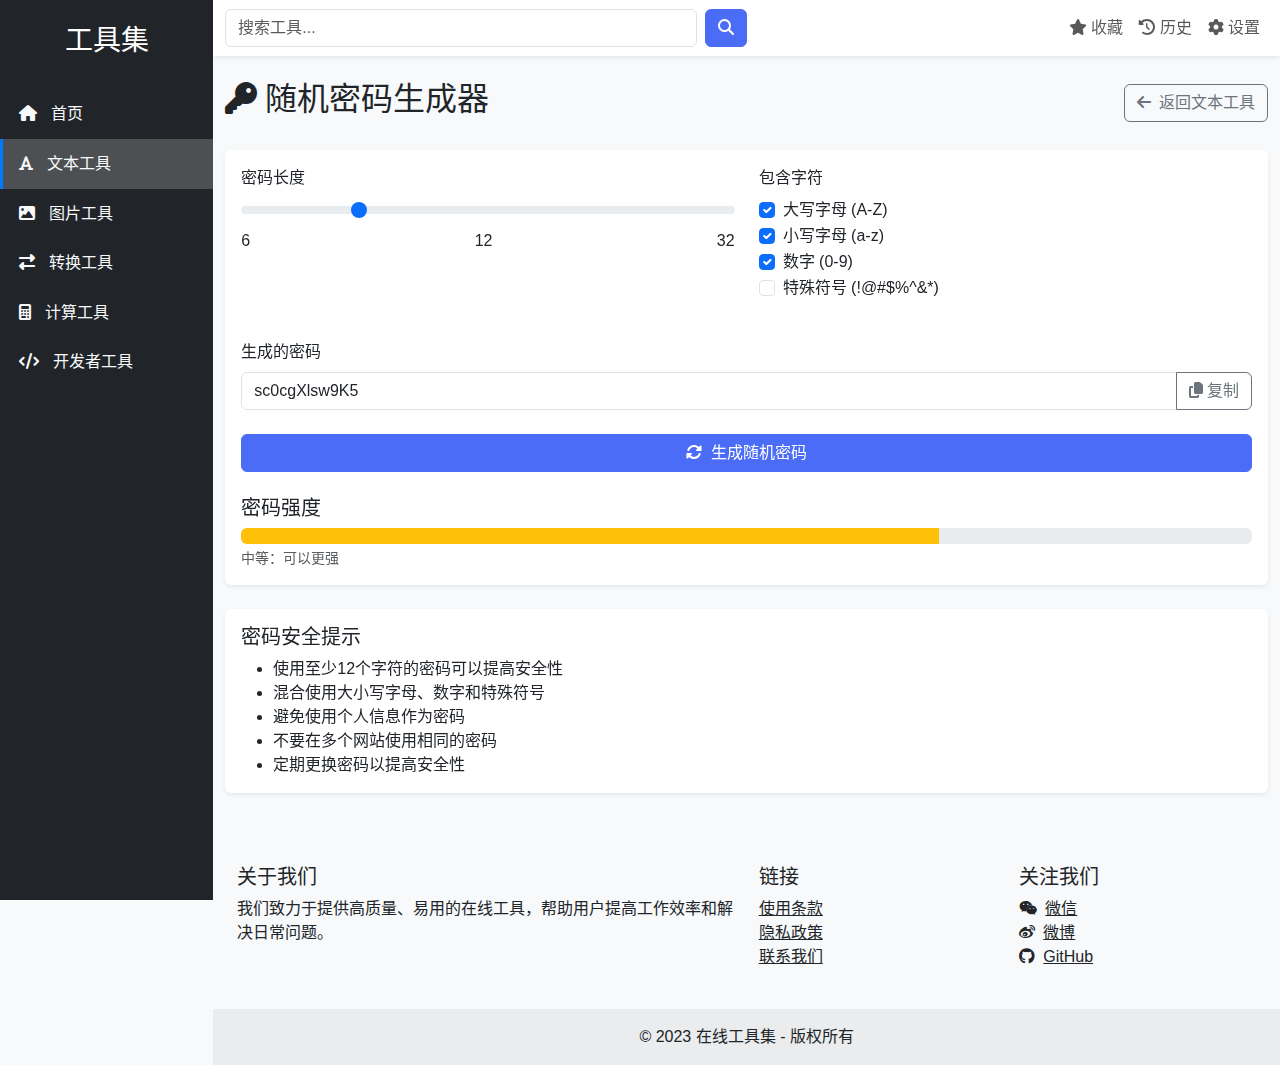
<file: pages/tools/password-generator.html>
<!DOCTYPE html>
<html lang="zh-CN">
<head>
    <meta charset="UTF-8">
    <meta name="viewport" content="width=device-width, initial-scale=1.0">
    <title>随机密码生成器 - 在线工具集</title>
    <!-- Bootstrap CSS -->
    <link href="https://cdn.jsdelivr.net/npm/bootstrap@5.3.0/dist/css/bootstrap.min.css" rel="stylesheet">
    <!-- Font Awesome -->
    <link rel="stylesheet" href="https://cdnjs.cloudflare.com/ajax/libs/font-awesome/6.4.0/css/all.min.css">
    <!-- 自定义样式 -->
    <link rel="stylesheet" href="../../css/style.css">
</head>
<body>
    <div class="container-fluid">
        <div class="row">
            <!-- 左侧导航栏 -->
            <div class="col-md-2 bg-dark sidebar p-0">
                <div class="text-center py-4">
                    <h3 class="text-white">工具集</h3>
                </div>
                <div class="sidebar-menu">
                    <ul class="nav flex-column">
                        <li class="nav-item">
                            <a class="nav-link" href="../../index.html">
                                <i class="fas fa-home"></i> 首页
                            </a>
                        </li>
                        <li class="nav-item">
                            <a class="nav-link active" href="../text-tools.html">
                                <i class="fas fa-font"></i> 文本工具
                            </a>
                        </li>
                        <li class="nav-item">
                            <a class="nav-link" href="../image-tools.html">
                                <i class="fas fa-image"></i> 图片工具
                            </a>
                        </li>
                        <li class="nav-item">
                            <a class="nav-link" href="../conversion-tools.html">
                                <i class="fas fa-exchange-alt"></i> 转换工具
                            </a>
                        </li>
                        <li class="nav-item">
                            <a class="nav-link" href="../calculator-tools.html">
                                <i class="fas fa-calculator"></i> 计算工具
                            </a>
                        </li>
                        <li class="nav-item">
                            <a class="nav-link" href="../developer-tools.html">
                                <i class="fas fa-code"></i> 开发者工具
                            </a>
                        </li>
                    </ul>
                </div>
            </div>
            
            <!-- 主内容区 -->
            <div class="col-md-10 main-content">
                <!-- 顶部导航栏 -->
                <nav class="navbar navbar-expand-lg navbar-light bg-white shadow-sm">
                    <div class="container-fluid">
                        <button class="navbar-toggler" type="button" data-bs-toggle="collapse" data-bs-target="#navbarSupportedContent">
                            <span class="navbar-toggler-icon"></span>
                        </button>
                        
                        <!-- 搜索框 -->
                        <div class="search-container mx-auto">
                            <form class="d-flex">
                                <input class="form-control me-2" type="search" placeholder="搜索工具..." aria-label="Search">
                                <button class="btn btn-primary" type="submit">
                                    <i class="fas fa-search"></i>
                                </button>
                            </form>
                        </div>
                        
                        <div class="collapse navbar-collapse" id="navbarSupportedContent">
                            <ul class="navbar-nav ms-auto mb-2 mb-lg-0">
                                <li class="nav-item">
                                    <a class="nav-link" href="#"><i class="fas fa-star"></i> 收藏</a>
                                </li>
                                <li class="nav-item">
                                    <a class="nav-link" href="#"><i class="fas fa-history"></i> 历史</a>
                                </li>
                                <li class="nav-item">
                                    <a class="nav-link" href="#"><i class="fas fa-cog"></i> 设置</a>
                                </li>
                            </ul>
                        </div>
                    </div>
                </nav>
                
                <!-- 内容区域 -->
                <div class="container mt-4">
                    <div class="d-flex justify-content-between align-items-center mb-4">
                        <h2><i class="fas fa-key me-2"></i>随机密码生成器</h2>
                        <a href="../text-tools.html" class="btn btn-outline-secondary">
                            <i class="fas fa-arrow-left me-1"></i> 返回文本工具
                        </a>
                    </div>
                    
                    <div class="card shadow-sm">
                        <div class="card-body">
                            <div class="row mb-4">
                                <div class="col-md-6">
                                    <div class="mb-3">
                                        <label for="passwordLength" class="form-label">密码长度</label>
                                        <input type="range" class="form-range" id="passwordLength" min="6" max="32" value="12" oninput="updatePasswordLengthValue(this.value)">
                                        <div class="d-flex justify-content-between">
                                            <span>6</span>
                                            <span id="passwordLengthValue">12</span>
                                            <span>32</span>
                                        </div>
                                    </div>
                                </div>
                                <div class="col-md-6">
                                    <div class="mb-3">
                                        <label class="form-label">包含字符</label>
                                        <div class="form-check">
                                            <input class="form-check-input" type="checkbox" id="includeUppercase" checked>
                                            <label class="form-check-label" for="includeUppercase">
                                                大写字母 (A-Z)
                                            </label>
                                        </div>
                                        <div class="form-check">
                                            <input class="form-check-input" type="checkbox" id="includeLowercase" checked>
                                            <label class="form-check-label" for="includeLowercase">
                                                小写字母 (a-z)
                                            </label>
                                        </div>
                                        <div class="form-check">
                                            <input class="form-check-input" type="checkbox" id="includeNumbers" checked>
                                            <label class="form-check-label" for="includeNumbers">
                                                数字 (0-9)
                                            </label>
                                        </div>
                                        <div class="form-check">
                                            <input class="form-check-input" type="checkbox" id="includeSymbols">
                                            <label class="form-check-label" for="includeSymbols">
                                                特殊符号 (!@#$%^&*)
                                            </label>
                                        </div>
                                    </div>
                                </div>
                            </div>
                            
                            <div class="mb-4">
                                <label for="generatedPassword" class="form-label">生成的密码</label>
                                <div class="input-group">
                                    <input type="text" class="form-control" id="generatedPassword" readonly>
                                    <button class="btn btn-outline-secondary" type="button" id="copyButton" onclick="copyPassword()">
                                        <i class="fas fa-copy"></i> 复制
                                    </button>
                                </div>
                                <div id="copyMessage" class="form-text text-success d-none">密码已复制到剪贴板！</div>
                            </div>
                            
                            <div class="d-grid gap-2">
                                <button class="btn btn-primary" type="button" id="generateButton" onclick="generatePassword()">
                                    <i class="fas fa-sync-alt me-1"></i> 生成随机密码
                                </button>
                            </div>
                            
                            <div class="mt-4">
                                <h5>密码强度</h5>
                                <div class="progress">
                                    <div class="progress-bar" id="passwordStrength" role="progressbar" style="width: 0%" aria-valuenow="0" aria-valuemin="0" aria-valuemax="100"></div>
                                </div>
                                <div class="form-text" id="strengthText">请生成密码</div>
                            </div>
                        </div>
                    </div>
                    
                    <div class="card mt-4 shadow-sm">
                        <div class="card-body">
                            <h5 class="card-title">密码安全提示</h5>
                            <ul class="mb-0">
                                <li>使用至少12个字符的密码可以提高安全性</li>
                                <li>混合使用大小写字母、数字和特殊符号</li>
                                <li>避免使用个人信息作为密码</li>
                                <li>不要在多个网站使用相同的密码</li>
                                <li>定期更换密码以提高安全性</li>
                            </ul>
                        </div>
                    </div>
                </div>
                
                <!-- 页脚 -->
                <footer class="bg-light text-center text-lg-start mt-5">
                    <div class="container p-4">
                        <div class="row">
                            <div class="col-lg-6 col-md-12 mb-4 mb-md-0">
                                <h5 class="text-uppercase">关于我们</h5>
                                <p>我们致力于提供高质量、易用的在线工具，帮助用户提高工作效率和解决日常问题。</p>
                            </div>
                            <div class="col-lg-3 col-md-6 mb-4 mb-md-0">
                                <h5 class="text-uppercase">链接</h5>
                                <ul class="list-unstyled mb-0">
                                    <li><a href="#" class="text-dark">使用条款</a></li>
                                    <li><a href="#" class="text-dark">隐私政策</a></li>
                                    <li><a href="#" class="text-dark">联系我们</a></li>
                                </ul>
                            </div>
                            <div class="col-lg-3 col-md-6 mb-4 mb-md-0">
                                <h5 class="text-uppercase">关注我们</h5>
                                <ul class="list-unstyled">
                                    <li><a href="#" class="text-dark"><i class="fab fa-weixin me-2"></i>微信</a></li>
                                    <li><a href="#" class="text-dark"><i class="fab fa-weibo me-2"></i>微博</a></li>
                                    <li><a href="#" class="text-dark"><i class="fab fa-github me-2"></i>GitHub</a></li>
                                </ul>
                            </div>
                        </div>
                    </div>
                    <div class="text-center p-3" style="background-color: rgba(0, 0, 0, 0.05);">
                        © 2023 在线工具集 - 版权所有
                    </div>
                </footer>
            </div>
        </div>
    </div>

    <!-- Bootstrap JS Bundle with Popper -->
    <script src="https://cdn.jsdelivr.net/npm/bootstrap@5.3.0/dist/js/bootstrap.bundle.min.js"></script>
    <!-- 自定义JS -->
    <script src="../../js/main.js"></script>
    
    <script>
        // 更新密码长度显示值
        function updatePasswordLengthValue(val) {
            document.getElementById('passwordLengthValue').textContent = val;
        }
        
        // 生成随机密码
        function generatePassword() {
            const length = document.getElementById('passwordLength').value;
            const includeUppercase = document.getElementById('includeUppercase').checked;
            const includeLowercase = document.getElementById('includeLowercase').checked;
            const includeNumbers = document.getElementById('includeNumbers').checked;
            const includeSymbols = document.getElementById('includeSymbols').checked;
            
            // 检查至少选择了一种字符类型
            if (!includeUppercase && !includeLowercase && !includeNumbers && !includeSymbols) {
                alert('请至少选择一种字符类型');
                return;
            }
            
            let charset = '';
            if (includeUppercase) charset += 'ABCDEFGHIJKLMNOPQRSTUVWXYZ';
            if (includeLowercase) charset += 'abcdefghijklmnopqrstuvwxyz';
            if (includeNumbers) charset += '0123456789';
            if (includeSymbols) charset += '!@#$%^&*()_+~`|}{[]\\:;?><,./-=';
            
            let password = '';
            for (let i = 0; i < length; i++) {
                const randomIndex = Math.floor(Math.random() * charset.length);
                password += charset[randomIndex];
            }
            
            document.getElementById('generatedPassword').value = password;
            
            // 计算并显示密码强度
            calculatePasswordStrength(password);
        }
        
        // 复制密码到剪贴板
        function copyPassword() {
            const passwordField = document.getElementById('generatedPassword');
            if (!passwordField.value) {
                alert('请先生成密码');
                return;
            }
            
            passwordField.select();
            document.execCommand('copy');
            
            // 显示复制成功消息
            const copyMessage = document.getElementById('copyMessage');
            copyMessage.classList.remove('d-none');
            setTimeout(() => {
                copyMessage.classList.add('d-none');
            }, 2000);
        }
        
        // 计算密码强度
        function calculatePasswordStrength(password) {
            // 初始分数
            let score = 0;
            
            // 长度评分（最高30分）
            score += Math.min(30, password.length * 2);
            
            // 字符多样性评分
            const hasUppercase = /[A-Z]/.test(password);
            const hasLowercase = /[a-z]/.test(password);
            const hasNumbers = /[0-9]/.test(password);
            const hasSymbols = /[^A-Za-z0-9]/.test(password);
            
            // 每种字符类型加15分
            if (hasUppercase) score += 15;
            if (hasLowercase) score += 15;
            if (hasNumbers) score += 15;
            if (hasSymbols) score += 25;
            
            // 更新进度条
            const strengthBar = document.getElementById('passwordStrength');
            const strengthText = document.getElementById('strengthText');
            
            // 设置进度条宽度和颜色
            strengthBar.style.width = score + '%';
            
            // 根据分数设置不同的颜色和文本
            if (score < 40) {
                strengthBar.className = 'progress-bar bg-danger';
                strengthText.textContent = '弱：容易被破解';
            } else if (score < 70) {
                strengthBar.className = 'progress-bar bg-warning';
                strengthText.textContent = '中等：可以更强';
            } else if (score < 90) {
                strengthBar.className = 'progress-bar bg-info';
                strengthText.textContent = '强：较难破解';
            } else {
                strengthBar.className = 'progress-bar bg-success';
                strengthText.textContent = '非常强：极难破解';
            }
        }
        
        // 页面加载时自动生成一个密码
        window.onload = function() {
            generatePassword();
        };
    </script>
</body>
</html>
</file>
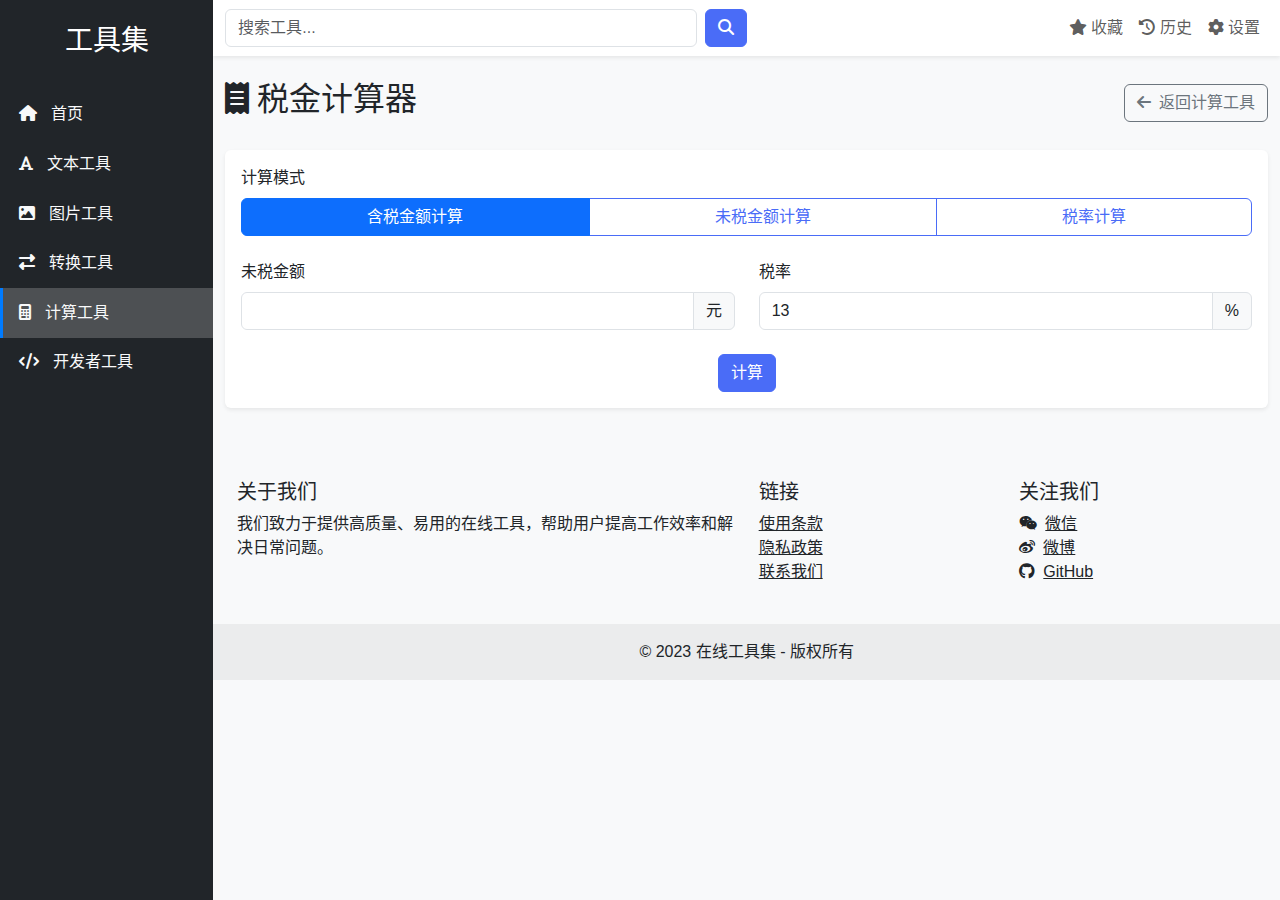
<file: pages/tools/tax-calculator.html>
<!DOCTYPE html>
<html lang="zh-CN">
<head>
    <meta charset="UTF-8">
    <meta name="viewport" content="width=device-width, initial-scale=1.0">
    <title>税金计算器 - 在线工具集</title>
    <!-- Bootstrap CSS -->
    <link href="https://cdn.jsdelivr.net/npm/bootstrap@5.3.0/dist/css/bootstrap.min.css" rel="stylesheet">
    <!-- Font Awesome -->
    <link rel="stylesheet" href="https://cdnjs.cloudflare.com/ajax/libs/font-awesome/6.4.0/css/all.min.css">
    <!-- 自定义样式 -->
    <link rel="stylesheet" href="../../css/style.css">
</head>
<body>
    <div class="container-fluid">
        <div class="row">
            <!-- 左侧导航栏 -->
            <div class="col-md-2 bg-dark sidebar p-0">
                <div class="text-center py-4">
                    <h3 class="text-white">工具集</h3>
                </div>
                <div class="sidebar-menu">
                    <ul class="nav flex-column">
                        <li class="nav-item">
                            <a class="nav-link" href="../../index.html">
                                <i class="fas fa-home"></i> 首页
                            </a>
                        </li>
                        <li class="nav-item">
                            <a class="nav-link" href="../text-tools.html">
                                <i class="fas fa-font"></i> 文本工具
                            </a>
                        </li>
                        <li class="nav-item">
                            <a class="nav-link" href="../image-tools.html">
                                <i class="fas fa-image"></i> 图片工具
                            </a>
                        </li>
                        <li class="nav-item">
                            <a class="nav-link" href="../conversion-tools.html">
                                <i class="fas fa-exchange-alt"></i> 转换工具
                            </a>
                        </li>
                        <li class="nav-item">
                            <a class="nav-link active" href="../calculator-tools.html">
                                <i class="fas fa-calculator"></i> 计算工具
                            </a>
                        </li>
                        <li class="nav-item">
                            <a class="nav-link" href="../developer-tools.html">
                                <i class="fas fa-code"></i> 开发者工具
                            </a>
                        </li>
                    </ul>
                </div>
            </div>
            
            <!-- 主内容区 -->
            <div class="col-md-10 main-content">
                <!-- 顶部导航栏 -->
                <nav class="navbar navbar-expand-lg navbar-light bg-white shadow-sm">
                    <div class="container-fluid">
                        <button class="navbar-toggler" type="button" data-bs-toggle="collapse" data-bs-target="#navbarSupportedContent">
                            <span class="navbar-toggler-icon"></span>
                        </button>
                        
                        <!-- 搜索框 -->
                        <div class="search-container mx-auto">
                            <form class="d-flex">
                                <input class="form-control me-2" type="search" placeholder="搜索工具..." aria-label="Search">
                                <button class="btn btn-primary" type="submit">
                                    <i class="fas fa-search"></i>
                                </button>
                            </form>
                        </div>
                        
                        <div class="collapse navbar-collapse" id="navbarSupportedContent">
                            <ul class="navbar-nav ms-auto mb-2 mb-lg-0">
                                <li class="nav-item">
                                    <a class="nav-link" href="#"><i class="fas fa-star"></i> 收藏</a>
                                </li>
                                <li class="nav-item">
                                    <a class="nav-link" href="#"><i class="fas fa-history"></i> 历史</a>
                                </li>
                                <li class="nav-item">
                                    <a class="nav-link" href="#"><i class="fas fa-cog"></i> 设置</a>
                                </li>
                            </ul>
                        </div>
                    </div>
                </nav>
                
                <!-- 内容区域 -->
                <div class="container mt-4">
                    <div class="d-flex justify-content-between align-items-center mb-4">
                        <h2><i class="fas fa-receipt me-2"></i>税金计算器</h2>
                        <a href="../calculator-tools.html" class="btn btn-outline-secondary">
                            <i class="fas fa-arrow-left me-1"></i> 返回计算工具
                        </a>
                    </div>
                    
                    <div class="card shadow-sm">
                        <div class="card-body">
                            <!-- 计算模式选择 -->
                            <div class="mb-4">
                                <label class="form-label">计算模式</label>
                                <div class="btn-group w-100" role="group">
                                    <input type="radio" class="btn-check" name="calculationType" id="calcType1" value="includeTax" checked>
                                    <label class="btn btn-outline-primary" for="calcType1">含税金额计算</label>
                                    
                                    <input type="radio" class="btn-check" name="calculationType" id="calcType2" value="excludeTax">
                                    <label class="btn btn-outline-primary" for="calcType2">未税金额计算</label>
                                    
                                    <input type="radio" class="btn-check" name="calculationType" id="calcType3" value="taxRate">
                                    <label class="btn btn-outline-primary" for="calcType3">税率计算</label>
                                </div>
                            </div>
                            
                            <!-- 计算表单 -->
                            <div id="includeTaxForm">
                                <div class="row mb-3">
                                    <div class="col-md-6">
                                        <label for="excludedAmount" class="form-label">未税金额</label>
                                        <div class="input-group">
                                            <input type="number" class="form-control" id="excludedAmount" step="0.01" min="0">
                                            <span class="input-group-text">元</span>
                                        </div>
                                    </div>
                                    <div class="col-md-6">
                                        <label for="taxRate1" class="form-label">税率</label>
                                        <div class="input-group">
                                            <input type="number" class="form-control" id="taxRate1" step="1" min="0" max="100" value="13">
                                            <span class="input-group-text">%</span>
                                        </div>
                                    </div>
                                </div>
                            </div>
                            
                            <div id="excludeTaxForm" style="display: none;">
                                <div class="row mb-3">
                                    <div class="col-md-6">
                                        <label for="includedAmount" class="form-label">含税金额</label>
                                        <div class="input-group">
                                            <input type="number" class="form-control" id="includedAmount" step="0.01" min="0">
                                            <span class="input-group-text">元</span>
                                        </div>
                                    </div>
                                    <div class="col-md-6">
                                        <label for="taxRate2" class="form-label">税率</label>
                                        <div class="input-group">
                                            <input type="number" class="form-control" id="taxRate2" step="1" min="0" max="100" value="13">
                                            <span class="input-group-text">%</span>
                                        </div>
                                    </div>
                                </div>
                            </div>
                            
                            <div id="taxRateForm" style="display: none;">
                                <div class="row mb-3">
                                    <div class="col-md-6">
                                        <label for="includedAmountForRate" class="form-label">含税金额</label>
                                        <div class="input-group">
                                            <input type="number" class="form-control" id="includedAmountForRate" step="0.01" min="0">
                                            <span class="input-group-text">元</span>
                                        </div>
                                    </div>
                                    <div class="col-md-6">
                                        <label for="excludedAmountForRate" class="form-label">未税金额</label>
                                        <div class="input-group">
                                            <input type="number" class="form-control" id="excludedAmountForRate" step="0.01" min="0">
                                            <span class="input-group-text">元</span>
                                        </div>
                                    </div>
                                </div>
                            </div>
                            
                            <!-- 计算按钮 -->
                            <div class="d-flex justify-content-center mt-4">
                                <button type="button" class="btn btn-primary" id="calculateBtn">计算</button>
                            </div>
                            
                            <!-- 计算结果 -->
                            <div class="mt-4" id="resultContainer" style="display: none;">
                                <div class="d-flex justify-content-between align-items-center mb-2">
                                    <h5 class="mb-0">计算结果：</h5>
                                    <button type="button" class="btn btn-outline-primary btn-sm" id="copyTableBtn">
                                        <i class="fas fa-copy me-1"></i>复制表格
                                    </button>
                                </div>
                                <div class="table-responsive">
                                    <table class="table table-bordered">
                                        <thead style="background-color: #f0f8ff;">
                                            <tr>
                                                <th>项目</th>
                                                <th>金额</th>
                                                <th>大写</th>
                                            </tr>
                                        </thead>
                                        <tbody>
                                            <tr>
                                                <td>含税金额</td>
                                                <td>￥<span id="resultIncludedAmount">530000.00</span></td>
                                                <td id="resultIncludedCapital">伍拾叁万元整</td>
                                            </tr>
                                            <tr>
                                                <td>未税金额</td>
                                                <td>￥<span id="resultExcludedAmount">500000.00</span></td>
                                                <td id="resultExcludedCapital">伍拾万元整</td>
                                            </tr>
                                            <tr>
                                                <td>税额</td>
                                                <td>￥<span id="resultTaxAmount">30000.00</span></td>
                                                <td id="resultTaxCapital">叁万元整</td>
                                            </tr>
                                            <tr>
                                                <td>税率</td>
                                                <td><span id="resultTaxRate">6</span>%</td>
                                                <td id="resultTaxRateCapital">百分之陆</td>
                                            </tr>
                                        </tbody>
                                    </table>
                                </div>
                            </div>
                        </div>
                    </div>
                </div>
                
                <!-- 页脚 -->
                <footer class="bg-light text-center text-lg-start mt-5">
                    <div class="container p-4">
                        <div class="row">
                            <div class="col-lg-6 col-md-12 mb-4 mb-md-0">
                                <h5 class="text-uppercase">关于我们</h5>
                                <p>我们致力于提供高质量、易用的在线工具，帮助用户提高工作效率和解决日常问题。</p>
                            </div>
                            <div class="col-lg-3 col-md-6 mb-4 mb-md-0">
                                <h5 class="text-uppercase">链接</h5>
                                <ul class="list-unstyled mb-0">
                                    <li><a href="#" class="text-dark">使用条款</a></li>
                                    <li><a href="#" class="text-dark">隐私政策</a></li>
                                    <li><a href="#" class="text-dark">联系我们</a></li>
                                </ul>
                            </div>
                            <div class="col-lg-3 col-md-6 mb-4 mb-md-0">
                                <h5 class="text-uppercase">关注我们</h5>
                                <ul class="list-unstyled">
                                    <li><a href="#" class="text-dark"><i class="fab fa-weixin me-2"></i>微信</a></li>
                                    <li><a href="#" class="text-dark"><i class="fab fa-weibo me-2"></i>微博</a></li>
                                    <li><a href="#" class="text-dark"><i class="fab fa-github me-2"></i>GitHub</a></li>
                                </ul>
                            </div>
                        </div>
                    </div>
                    <div class="text-center p-3" style="background-color: rgba(0, 0, 0, 0.05);">
                        © 2023 在线工具集 - 版权所有
                    </div>
                </footer>
            </div>
        </div>
    </div>

    <!-- Bootstrap JS Bundle with Popper -->
    <script src="https://cdn.jsdelivr.net/npm/bootstrap@5.3.0/dist/js/bootstrap.bundle.min.js"></script>
    <!-- 自定义JS -->
    <script src="../../js/main.js"></script>
    <script src="../../js/tax-calculator.js"></script>
</body>
</html>
</file>
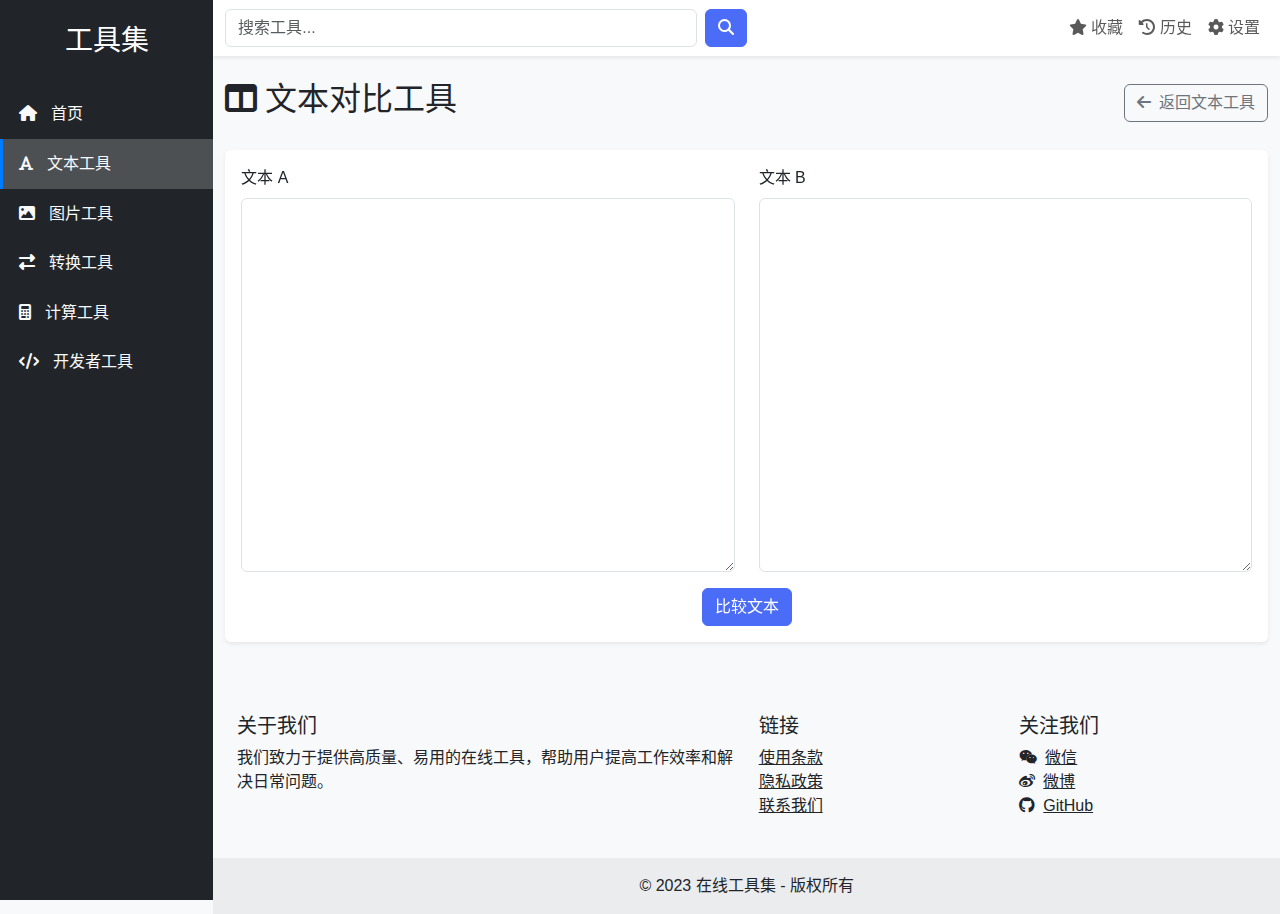
<file: pages/tools/text-compare.html>
<!DOCTYPE html>
<html lang="zh-CN">
<head>
    <meta charset="UTF-8">
    <meta name="viewport" content="width=device-width, initial-scale=1.0">
    <title>文本对比工具 - 在线工具集</title>
    <!-- Bootstrap CSS -->
    <link href="https://cdn.jsdelivr.net/npm/bootstrap@5.3.0/dist/css/bootstrap.min.css" rel="stylesheet">
    <!-- Font Awesome -->
    <link rel="stylesheet" href="https://cdnjs.cloudflare.com/ajax/libs/font-awesome/6.4.0/css/all.min.css">
    <!-- 自定义样式 -->
    <link rel="stylesheet" href="../../css/style.css">
</head>
<body>
    <div class="container-fluid">
        <div class="row">
            <!-- 左侧导航栏 -->
            <div class="col-md-2 bg-dark sidebar p-0">
                <div class="text-center py-4">
                    <h3 class="text-white">工具集</h3>
                </div>
                <div class="sidebar-menu">
                    <ul class="nav flex-column">
                        <li class="nav-item">
                            <a class="nav-link" href="../../index.html">
                                <i class="fas fa-home"></i> 首页
                            </a>
                        </li>
                        <li class="nav-item">
                            <a class="nav-link active" href="../text-tools.html">
                                <i class="fas fa-font"></i> 文本工具
                            </a>
                        </li>
                        <li class="nav-item">
                            <a class="nav-link" href="../image-tools.html">
                                <i class="fas fa-image"></i> 图片工具
                            </a>
                        </li>
                        <li class="nav-item">
                            <a class="nav-link" href="../conversion-tools.html">
                                <i class="fas fa-exchange-alt"></i> 转换工具
                            </a>
                        </li>
                        <li class="nav-item">
                            <a class="nav-link" href="../calculator-tools.html">
                                <i class="fas fa-calculator"></i> 计算工具
                            </a>
                        </li>
                        <li class="nav-item">
                            <a class="nav-link" href="../developer-tools.html">
                                <i class="fas fa-code"></i> 开发者工具
                            </a>
                        </li>
                    </ul>
                </div>
            </div>
            
            <!-- 主内容区 -->
            <div class="col-md-10 main-content">
                <!-- 顶部导航栏 -->
                <nav class="navbar navbar-expand-lg navbar-light bg-white shadow-sm">
                    <div class="container-fluid">
                        <button class="navbar-toggler" type="button" data-bs-toggle="collapse" data-bs-target="#navbarSupportedContent">
                            <span class="navbar-toggler-icon"></span>
                        </button>
                        
                        <!-- 搜索框 -->
                        <div class="search-container mx-auto">
                            <form class="d-flex">
                                <input class="form-control me-2" type="search" placeholder="搜索工具..." aria-label="Search">
                                <button class="btn btn-primary" type="submit">
                                    <i class="fas fa-search"></i>
                                </button>
                            </form>
                        </div>
                        
                        <div class="collapse navbar-collapse" id="navbarSupportedContent">
                            <ul class="navbar-nav ms-auto mb-2 mb-lg-0">
                                <li class="nav-item">
                                    <a class="nav-link" href="#"><i class="fas fa-star"></i> 收藏</a>
                                </li>
                                <li class="nav-item">
                                    <a class="nav-link" href="#"><i class="fas fa-history"></i> 历史</a>
                                </li>
                                <li class="nav-item">
                                    <a class="nav-link" href="#"><i class="fas fa-cog"></i> 设置</a>
                                </li>
                            </ul>
                        </div>
                    </div>
                </nav>
                
                <!-- 内容区域 -->
                <div class="container mt-4">
                    <div class="d-flex justify-content-between align-items-center mb-4">
                        <h2><i class="fas fa-columns me-2"></i>文本对比工具</h2>
                        <a href="../text-tools.html" class="btn btn-outline-secondary">
                            <i class="fas fa-arrow-left me-1"></i> 返回文本工具
                        </a>
                    </div>
                    
                    <div class="card shadow-sm">
                        <div class="card-body">
                            <div class="row mb-3">
                                <div class="col-md-6">
                                    <label for="textA" class="form-label">文本 A</label>
                                    <textarea class="form-control" id="textA" rows="15" style="font-family: monospace;"></textarea>
                                </div>
                                <div class="col-md-6">
                                    <label for="textB" class="form-label">文本 B</label>
                                    <textarea class="form-control" id="textB" rows="15" style="font-family: monospace;"></textarea>
                                </div>
                            </div>
                            <div class="d-flex justify-content-center">
                                <button type="button" class="btn btn-primary">比较文本</button>
                            </div>
                            <div class="mt-4" id="comparisonResult" style="display: none;">
                                <h5>对比结果：</h5>
                                <div class="border p-3 bg-light">
                                    <pre id="diffOutput" style="white-space: pre-wrap;"></pre>
                                </div>
                            </div>
                        </div>
                    </div>
                </div>
                
                <!-- 页脚 -->
                <footer class="bg-light text-center text-lg-start mt-5">
                    <div class="container p-4">
                        <div class="row">
                            <div class="col-lg-6 col-md-12 mb-4 mb-md-0">
                                <h5 class="text-uppercase">关于我们</h5>
                                <p>我们致力于提供高质量、易用的在线工具，帮助用户提高工作效率和解决日常问题。</p>
                            </div>
                            <div class="col-lg-3 col-md-6 mb-4 mb-md-0">
                                <h5 class="text-uppercase">链接</h5>
                                <ul class="list-unstyled mb-0">
                                    <li><a href="#" class="text-dark">使用条款</a></li>
                                    <li><a href="#" class="text-dark">隐私政策</a></li>
                                    <li><a href="#" class="text-dark">联系我们</a></li>
                                </ul>
                            </div>
                            <div class="col-lg-3 col-md-6 mb-4 mb-md-0">
                                <h5 class="text-uppercase">关注我们</h5>
                                <ul class="list-unstyled">
                                    <li><a href="#" class="text-dark"><i class="fab fa-weixin me-2"></i>微信</a></li>
                                    <li><a href="#" class="text-dark"><i class="fab fa-weibo me-2"></i>微博</a></li>
                                    <li><a href="#" class="text-dark"><i class="fab fa-github me-2"></i>GitHub</a></li>
                                </ul>
                            </div>
                        </div>
                    </div>
                    <div class="text-center p-3" style="background-color: rgba(0, 0, 0, 0.05);">
                        © 2023 在线工具集 - 版权所有
                    </div>
                </footer>
            </div>
        </div>
    </div>

    <!-- Bootstrap JS Bundle with Popper -->
    <script src="https://cdn.jsdelivr.net/npm/bootstrap@5.3.0/dist/js/bootstrap.bundle.min.js"></script>
    <!-- 自定义JS -->
    <script src="../../js/main.js"></script>
</body>
</html>
</file>
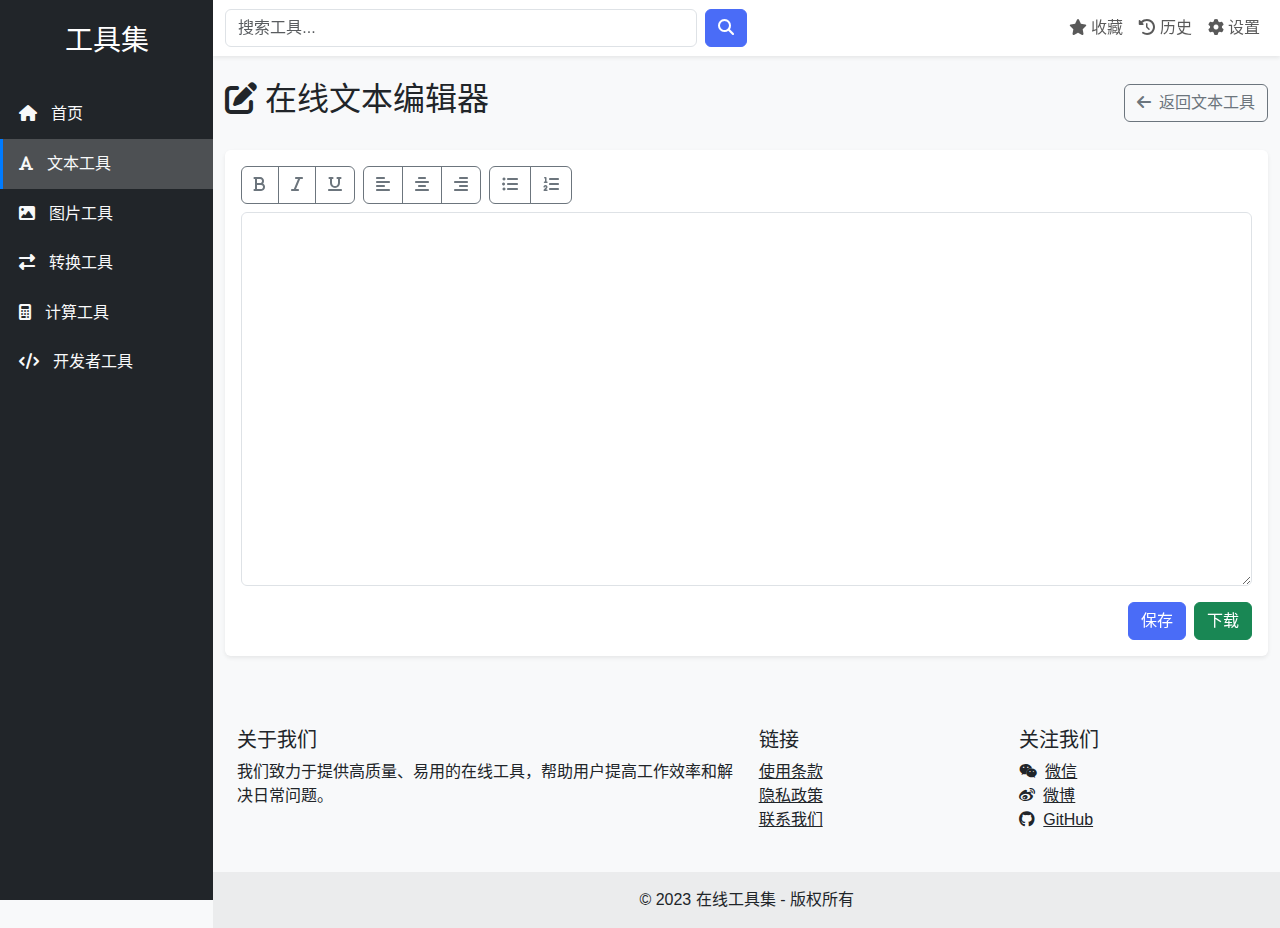
<file: pages/tools/text-editor.html>
<!DOCTYPE html>
<html lang="zh-CN">
<head>
    <meta charset="UTF-8">
    <meta name="viewport" content="width=device-width, initial-scale=1.0">
    <title>在线文本编辑器 - 在线工具集</title>
    <!-- Bootstrap CSS -->
    <link href="https://cdn.jsdelivr.net/npm/bootstrap@5.3.0/dist/css/bootstrap.min.css" rel="stylesheet">
    <!-- Font Awesome -->
    <link rel="stylesheet" href="https://cdnjs.cloudflare.com/ajax/libs/font-awesome/6.4.0/css/all.min.css">
    <!-- 自定义样式 -->
    <link rel="stylesheet" href="../../css/style.css">
</head>
<body>
    <div class="container-fluid">
        <div class="row">
            <!-- 左侧导航栏 -->
            <div class="col-md-2 bg-dark sidebar p-0">
                <div class="text-center py-4">
                    <h3 class="text-white">工具集</h3>
                </div>
                <div class="sidebar-menu">
                    <ul class="nav flex-column">
                        <li class="nav-item">
                            <a class="nav-link" href="../../index.html">
                                <i class="fas fa-home"></i> 首页
                            </a>
                        </li>
                        <li class="nav-item">
                            <a class="nav-link active" href="../text-tools.html">
                                <i class="fas fa-font"></i> 文本工具
                            </a>
                        </li>
                        <li class="nav-item">
                            <a class="nav-link" href="../image-tools.html">
                                <i class="fas fa-image"></i> 图片工具
                            </a>
                        </li>
                        <li class="nav-item">
                            <a class="nav-link" href="../conversion-tools.html">
                                <i class="fas fa-exchange-alt"></i> 转换工具
                            </a>
                        </li>
                        <li class="nav-item">
                            <a class="nav-link" href="../calculator-tools.html">
                                <i class="fas fa-calculator"></i> 计算工具
                            </a>
                        </li>
                        <li class="nav-item">
                            <a class="nav-link" href="../developer-tools.html">
                                <i class="fas fa-code"></i> 开发者工具
                            </a>
                        </li>
                    </ul>
                </div>
            </div>
            
            <!-- 主内容区 -->
            <div class="col-md-10 main-content">
                <!-- 顶部导航栏 -->
                <nav class="navbar navbar-expand-lg navbar-light bg-white shadow-sm">
                    <div class="container-fluid">
                        <button class="navbar-toggler" type="button" data-bs-toggle="collapse" data-bs-target="#navbarSupportedContent">
                            <span class="navbar-toggler-icon"></span>
                        </button>
                        
                        <!-- 搜索框 -->
                        <div class="search-container mx-auto">
                            <form class="d-flex">
                                <input class="form-control me-2" type="search" placeholder="搜索工具..." aria-label="Search">
                                <button class="btn btn-primary" type="submit">
                                    <i class="fas fa-search"></i>
                                </button>
                            </form>
                        </div>
                        
                        <div class="collapse navbar-collapse" id="navbarSupportedContent">
                            <ul class="navbar-nav ms-auto mb-2 mb-lg-0">
                                <li class="nav-item">
                                    <a class="nav-link" href="#"><i class="fas fa-star"></i> 收藏</a>
                                </li>
                                <li class="nav-item">
                                    <a class="nav-link" href="#"><i class="fas fa-history"></i> 历史</a>
                                </li>
                                <li class="nav-item">
                                    <a class="nav-link" href="#"><i class="fas fa-cog"></i> 设置</a>
                                </li>
                            </ul>
                        </div>
                    </div>
                </nav>
                
                <!-- 内容区域 -->
                <div class="container mt-4">
                    <div class="d-flex justify-content-between align-items-center mb-4">
                        <h2><i class="fas fa-edit me-2"></i>在线文本编辑器</h2>
                        <a href="../text-tools.html" class="btn btn-outline-secondary">
                            <i class="fas fa-arrow-left me-1"></i> 返回文本工具
                        </a>
                    </div>
                    
                    <div class="card shadow-sm">
                        <div class="card-body">
                            <div class="mb-3">
                                <div class="btn-toolbar mb-2" role="toolbar">
                                    <div class="btn-group me-2" role="group">
                                        <button type="button" class="btn btn-outline-secondary"><i class="fas fa-bold"></i></button>
                                        <button type="button" class="btn btn-outline-secondary"><i class="fas fa-italic"></i></button>
                                        <button type="button" class="btn btn-outline-secondary"><i class="fas fa-underline"></i></button>
                                    </div>
                                    <div class="btn-group me-2" role="group">
                                        <button type="button" class="btn btn-outline-secondary"><i class="fas fa-align-left"></i></button>
                                        <button type="button" class="btn btn-outline-secondary"><i class="fas fa-align-center"></i></button>
                                        <button type="button" class="btn btn-outline-secondary"><i class="fas fa-align-right"></i></button>
                                    </div>
                                    <div class="btn-group" role="group">
                                        <button type="button" class="btn btn-outline-secondary"><i class="fas fa-list-ul"></i></button>
                                        <button type="button" class="btn btn-outline-secondary"><i class="fas fa-list-ol"></i></button>
                                    </div>
                                </div>
                                <textarea class="form-control" id="textEditor" rows="15" style="font-family: monospace;"></textarea>
                            </div>
                            <div class="d-flex justify-content-end">
                                <button type="button" class="btn btn-primary me-2">保存</button>
                                <button type="button" class="btn btn-success">下载</button>
                            </div>
                        </div>
                    </div>
                </div>
                
                <!-- 页脚 -->
                <footer class="bg-light text-center text-lg-start mt-5">
                    <div class="container p-4">
                        <div class="row">
                            <div class="col-lg-6 col-md-12 mb-4 mb-md-0">
                                <h5 class="text-uppercase">关于我们</h5>
                                <p>我们致力于提供高质量、易用的在线工具，帮助用户提高工作效率和解决日常问题。</p>
                            </div>
                            <div class="col-lg-3 col-md-6 mb-4 mb-md-0">
                                <h5 class="text-uppercase">链接</h5>
                                <ul class="list-unstyled mb-0">
                                    <li><a href="#" class="text-dark">使用条款</a></li>
                                    <li><a href="#" class="text-dark">隐私政策</a></li>
                                    <li><a href="#" class="text-dark">联系我们</a></li>
                                </ul>
                            </div>
                            <div class="col-lg-3 col-md-6 mb-4 mb-md-0">
                                <h5 class="text-uppercase">关注我们</h5>
                                <ul class="list-unstyled">
                                    <li><a href="#" class="text-dark"><i class="fab fa-weixin me-2"></i>微信</a></li>
                                    <li><a href="#" class="text-dark"><i class="fab fa-weibo me-2"></i>微博</a></li>
                                    <li><a href="#" class="text-dark"><i class="fab fa-github me-2"></i>GitHub</a></li>
                                </ul>
                            </div>
                        </div>
                    </div>
                    <div class="text-center p-3" style="background-color: rgba(0, 0, 0, 0.05);">
                        © 2023 在线工具集 - 版权所有
                    </div>
                </footer>
            </div>
        </div>
    </div>

    <!-- Bootstrap JS Bundle with Popper -->
    <script src="https://cdn.jsdelivr.net/npm/bootstrap@5.3.0/dist/js/bootstrap.bundle.min.js"></script>
    <!-- 自定义JS -->
    <script src="../../js/main.js"></script>
</body>
</html>
</file>
<file: css/style.css>
/* 全局样式 */
body {
    font-family: 'Microsoft YaHei', sans-serif;
    background-color: #f8f9fa;
}

/* 侧边栏样式 */
.sidebar {
    height: 100vh;
    position: sticky;
    top: 0;
    overflow-y: auto;
}

.sidebar-menu .nav-link {
    color: #f8f9fa;
    padding: 0.8rem 1rem;
    border-left: 3px solid transparent;
    transition: all 0.3s;
}

.sidebar-menu .nav-link:hover {
    background-color: rgba(255, 255, 255, 0.1);
    border-left: 3px solid #007bff;
}

.sidebar-menu .nav-link.active {
    background-color: rgba(255, 255, 255, 0.2);
    border-left: 3px solid #007bff;
}

.sidebar-menu .nav-link i {
    margin-right: 10px;
}

/* 主内容区样式 */
.main-content {
    min-height: 100vh;
    padding: 0;
    background-color: #f8f9fa;
}

/* 搜索框样式 */
.search-container {
    width: 50%;
}

/* 工具卡片样式 */
.tool-card {
    transition: transform 0.3s, box-shadow 0.3s;
    height: 100%;
}

.tool-card:hover {
    transform: translateY(-5px);
    box-shadow: 0 10px 20px rgba(0, 0, 0, 0.1);
}

.tool-card .card-img-top {
    height: 160px;
    object-fit: cover;
}

.tool-card .card-body {
    display: flex;
    flex-direction: column;
}

.tool-card .card-text {
    flex-grow: 1;
}

/* 工具分类标签样式 */
.category-badge {
    position: absolute;
    top: 10px;
    right: 10px;
    z-index: 1;
}

/* 可复制元素样式 */
.copyable, .copyable-cell {
    cursor: pointer;
    position: relative;
    transition: background-color 0.2s;
}

.copyable:hover, .copyable-cell:hover {
    background-color: rgba(0, 123, 255, 0.1);
}

.copyable:hover::after, .copyable-cell:hover::after {
    content: '点击复制';
    position: absolute;
    bottom: 100%;
    left: 50%;
    transform: translateX(-50%);
    background-color: rgba(0, 0, 0, 0.7);
    color: white;
    padding: 3px 8px;
    border-radius: 3px;
    font-size: 12px;
    white-space: nowrap;
    z-index: 1000;
}

/* 复制提示样式 */
.copy-tooltip {
    position: absolute;
    background-color: rgba(0, 0, 0, 0.7);
    color: white;
    padding: 5px 10px;
    border-radius: 3px;
    font-size: 12px;
    z-index: 1000;
    pointer-events: none;
}

/* 响应式调整 */
@media (max-width: 768px) {
    .sidebar {
        height: auto;
        position: relative;
    }
    
    .search-container {
        width: 100%;
        margin: 10px 0;
    }
}

/* 卡片样式 */
.card {
    transition: transform 0.3s, box-shadow 0.3s;
    border: none;
    overflow: hidden;
}

.card:hover {
    transform: translateY(-5px);
    box-shadow: 0 10px 20px rgba(0, 0, 0, 0.1);
}

.card-img-top {
    height: 180px;
    object-fit: cover;
}

/* 按钮样式 */
.btn-primary {
    background-color: #4a6cf7;
    border-color: #4a6cf7;
}

.btn-primary:hover {
    background-color: #3a5bd9;
    border-color: #3a5bd9;
}

.btn-outline-primary {
    color: #4a6cf7;
    border-color: #4a6cf7;
}

.btn-outline-primary:hover {
    background-color: #4a6cf7;
    border-color: #4a6cf7;
}

/* 页脚样式 */
footer {
    background-color: #f8f9fa;
    margin-top: auto;
}

/* 工具页面样式 */
.tool-container {
    background-color: #fff;
    border-radius: 8px;
    box-shadow: 0 2px 10px rgba(0, 0, 0, 0.05);
    padding: 20px;
    margin-bottom: 20px;
}

.tool-header {
    border-bottom: 1px solid #eee;
    padding-bottom: 15px;
    margin-bottom: 20px;
}

/* 动画效果 */
@keyframes fadeIn {
    from { opacity: 0; }
    to { opacity: 1; }
}

.fade-in {
    animation: fadeIn 0.5s ease-in-out;
}
</file>
